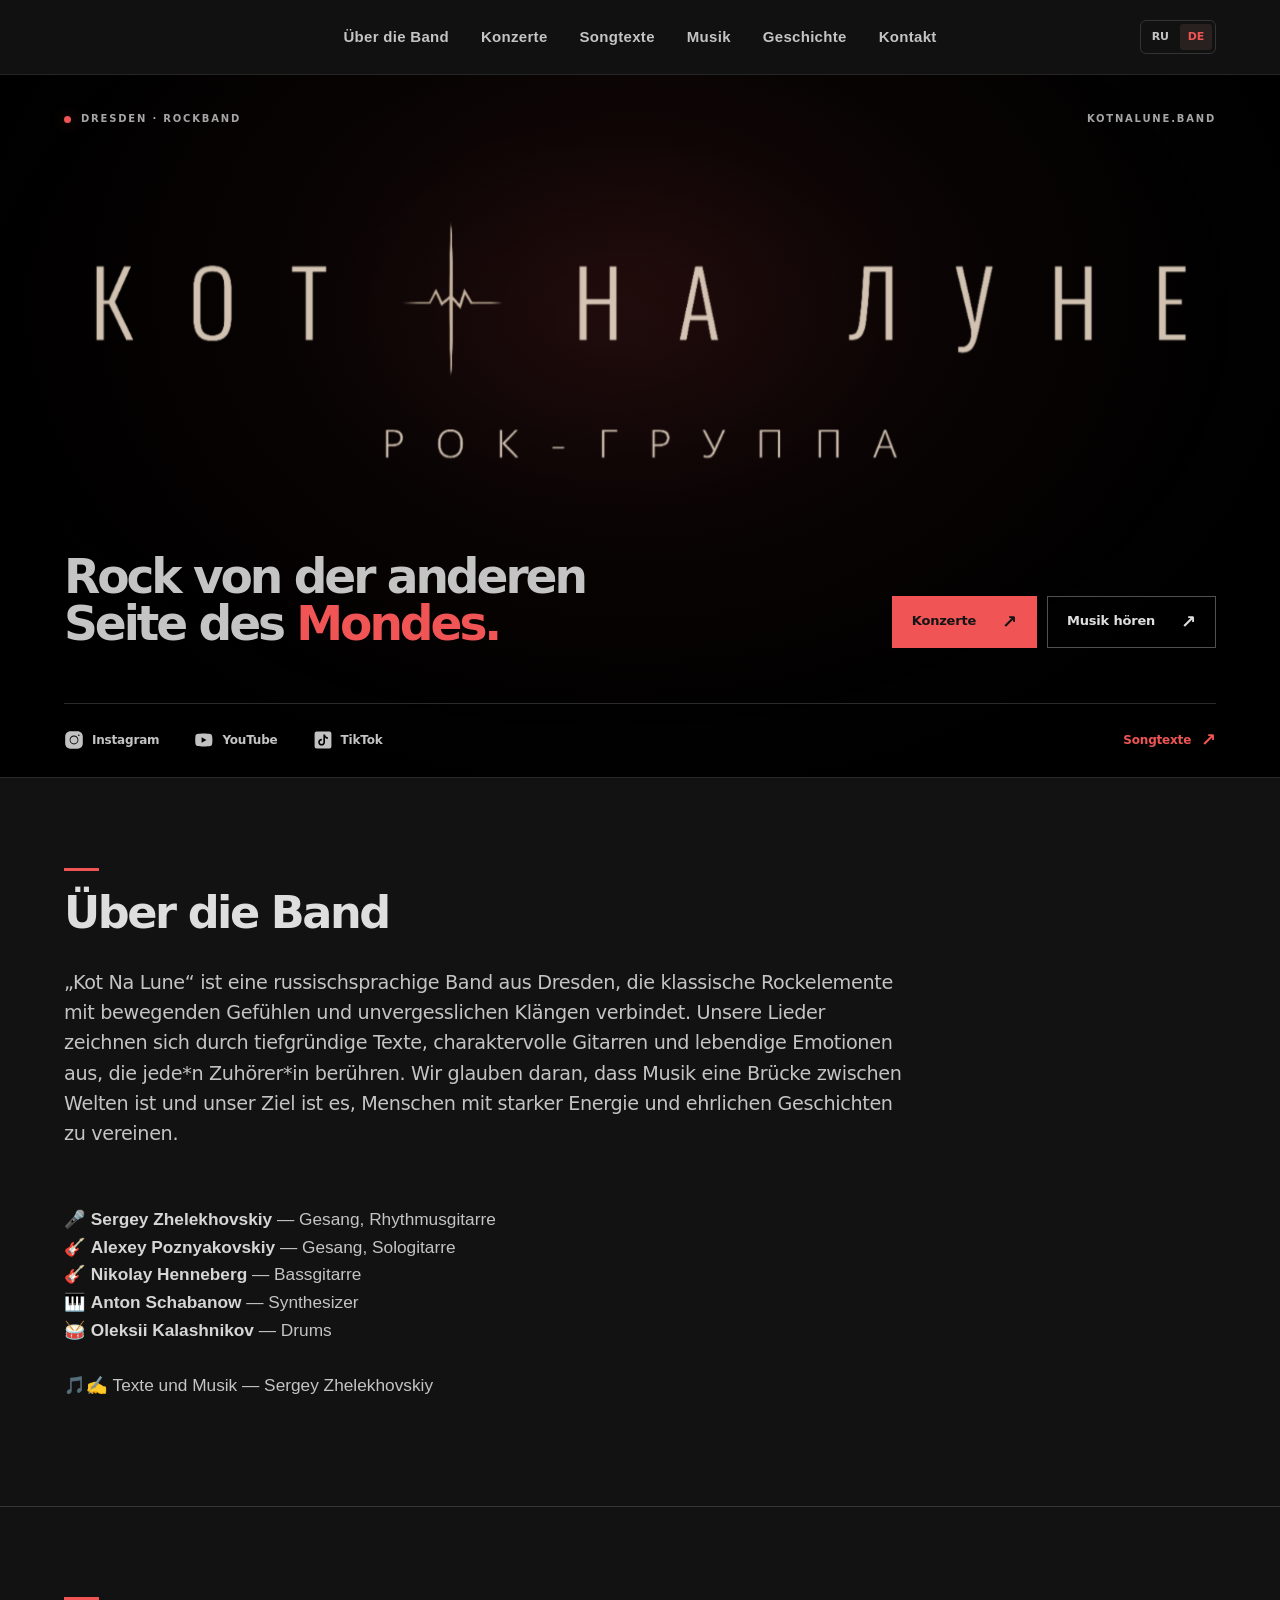
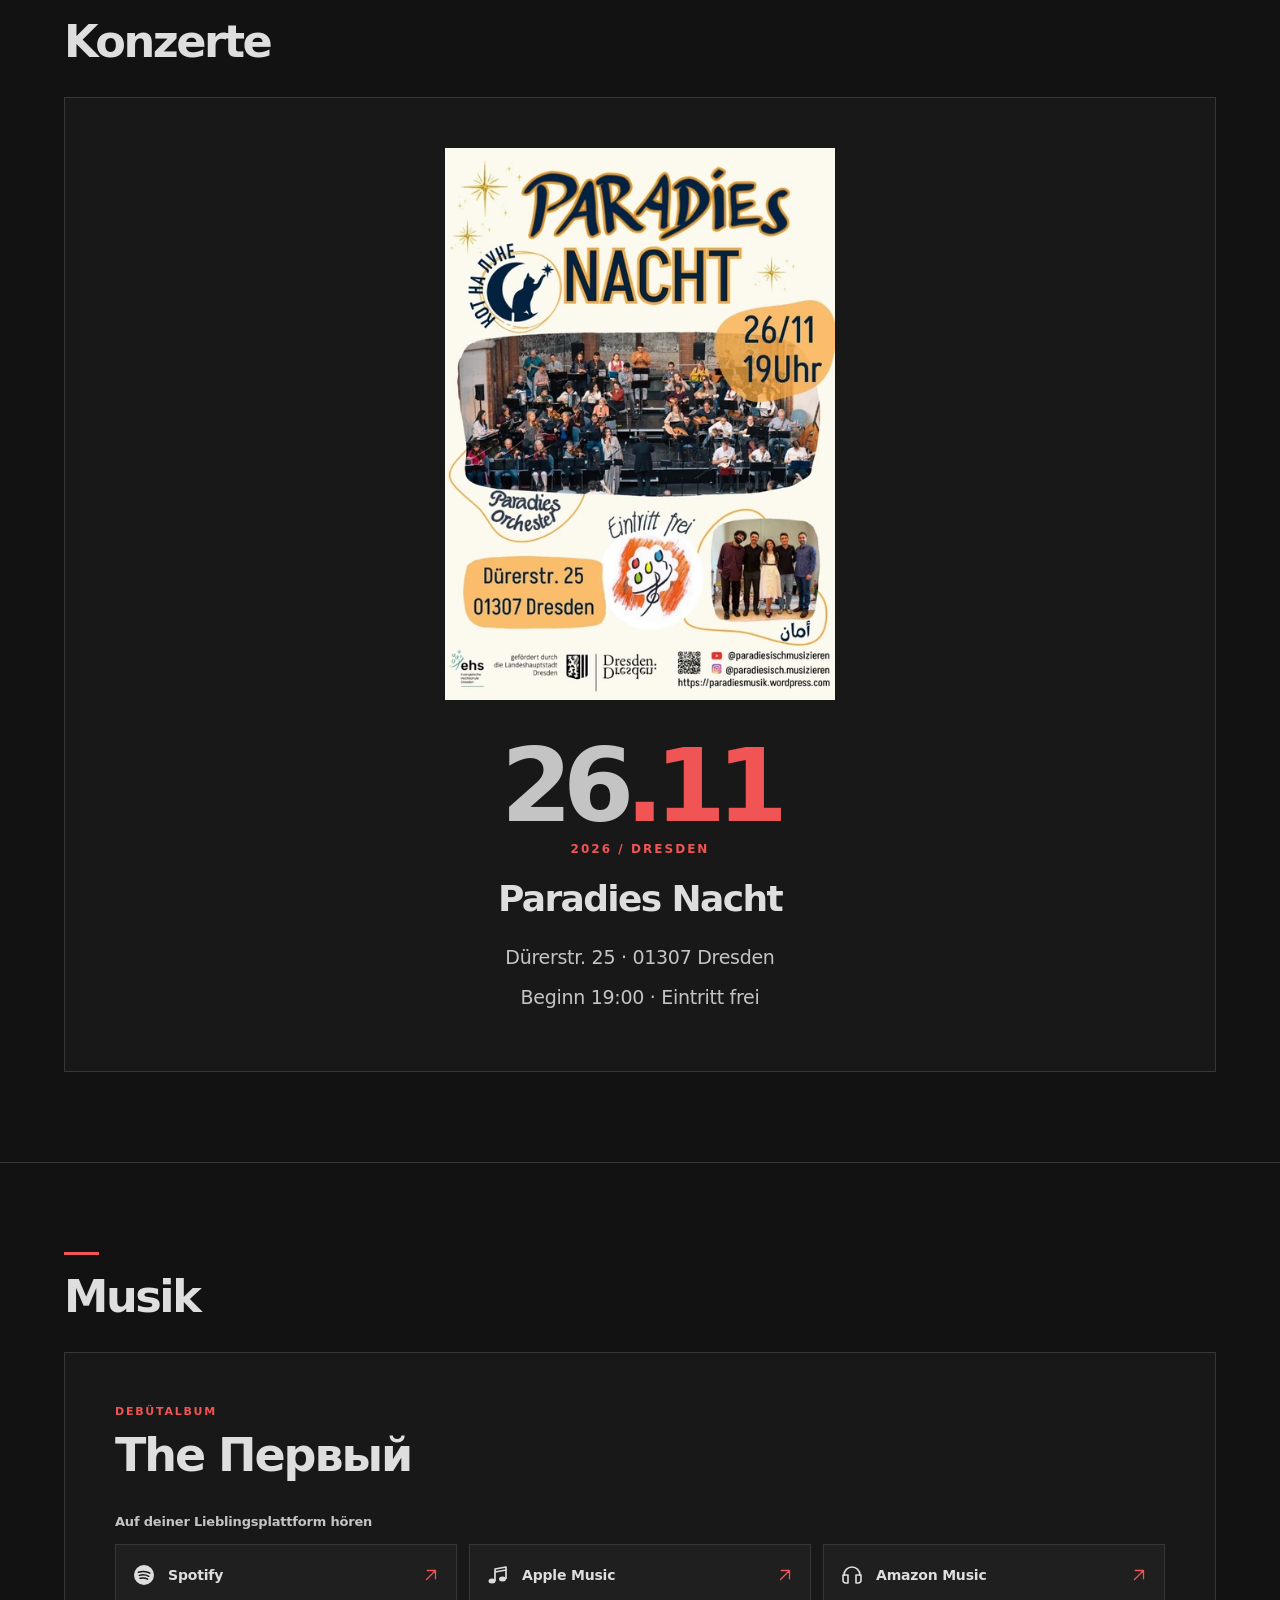
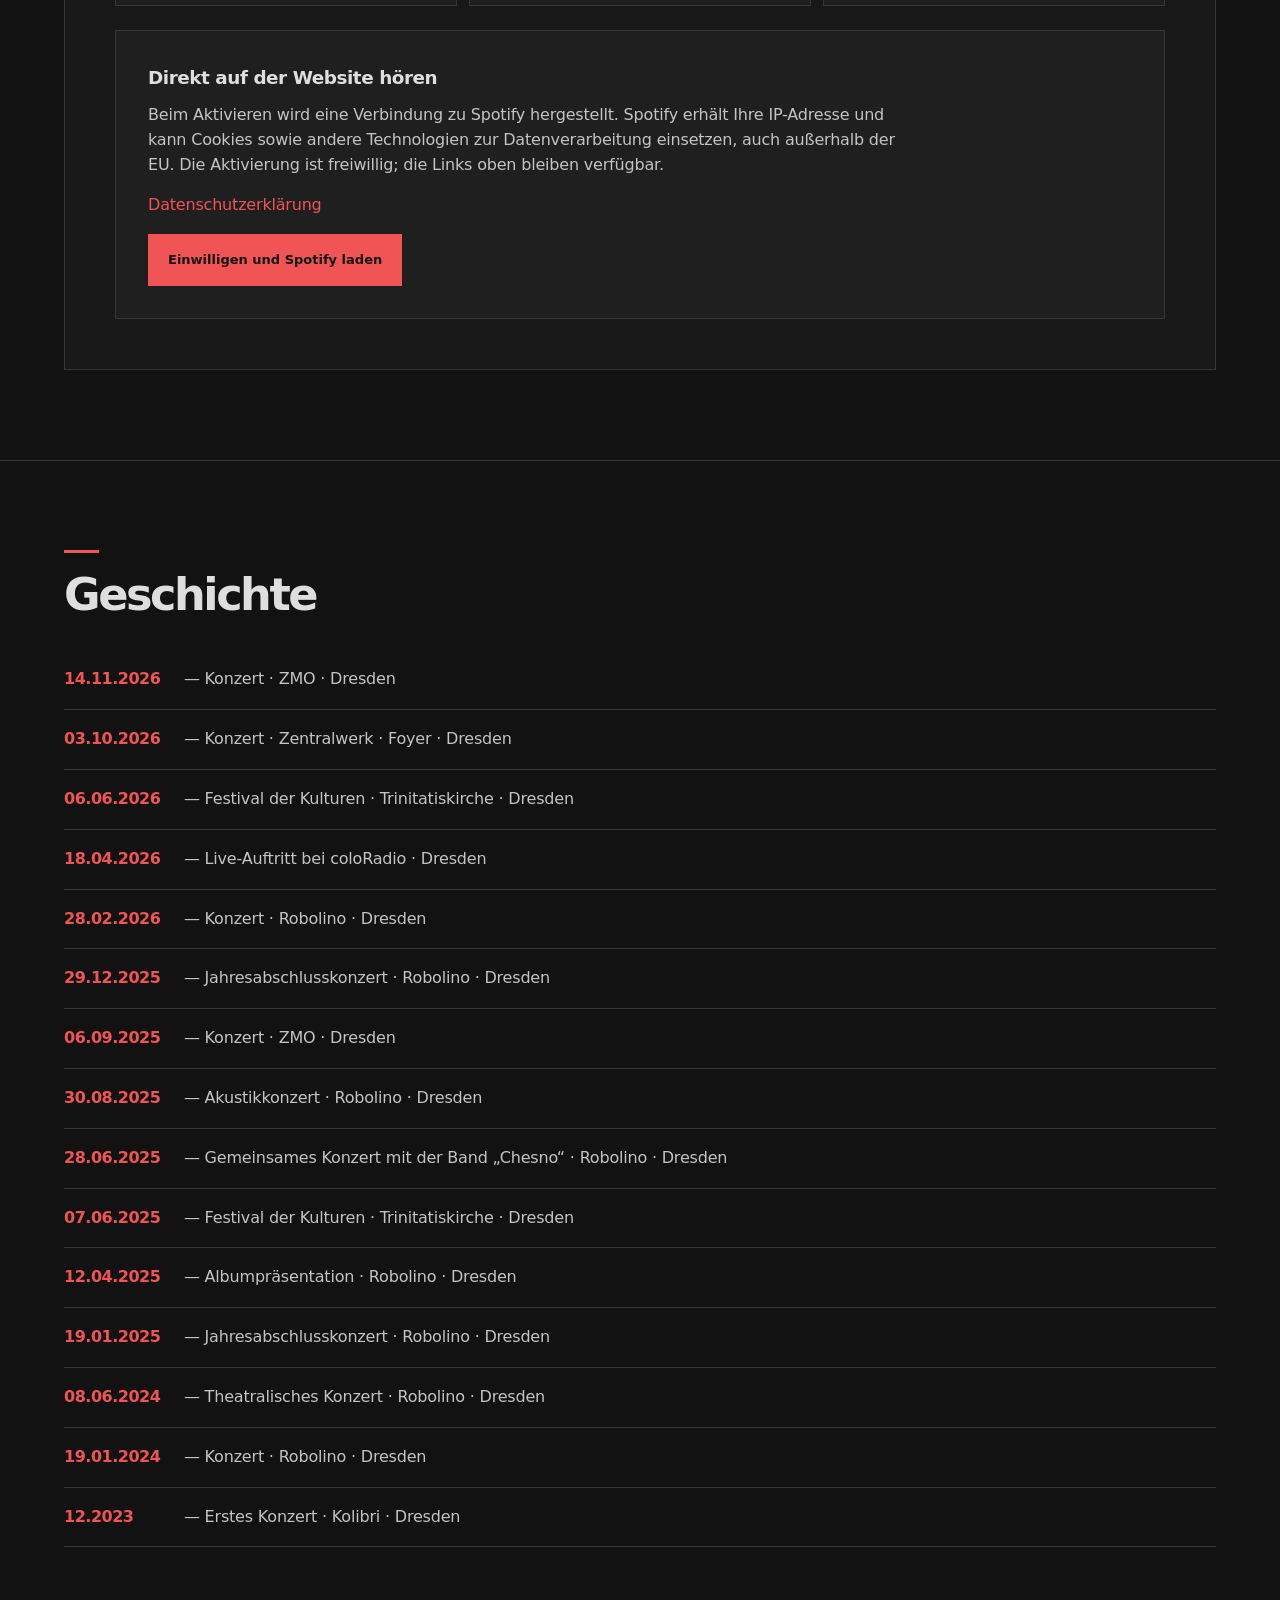
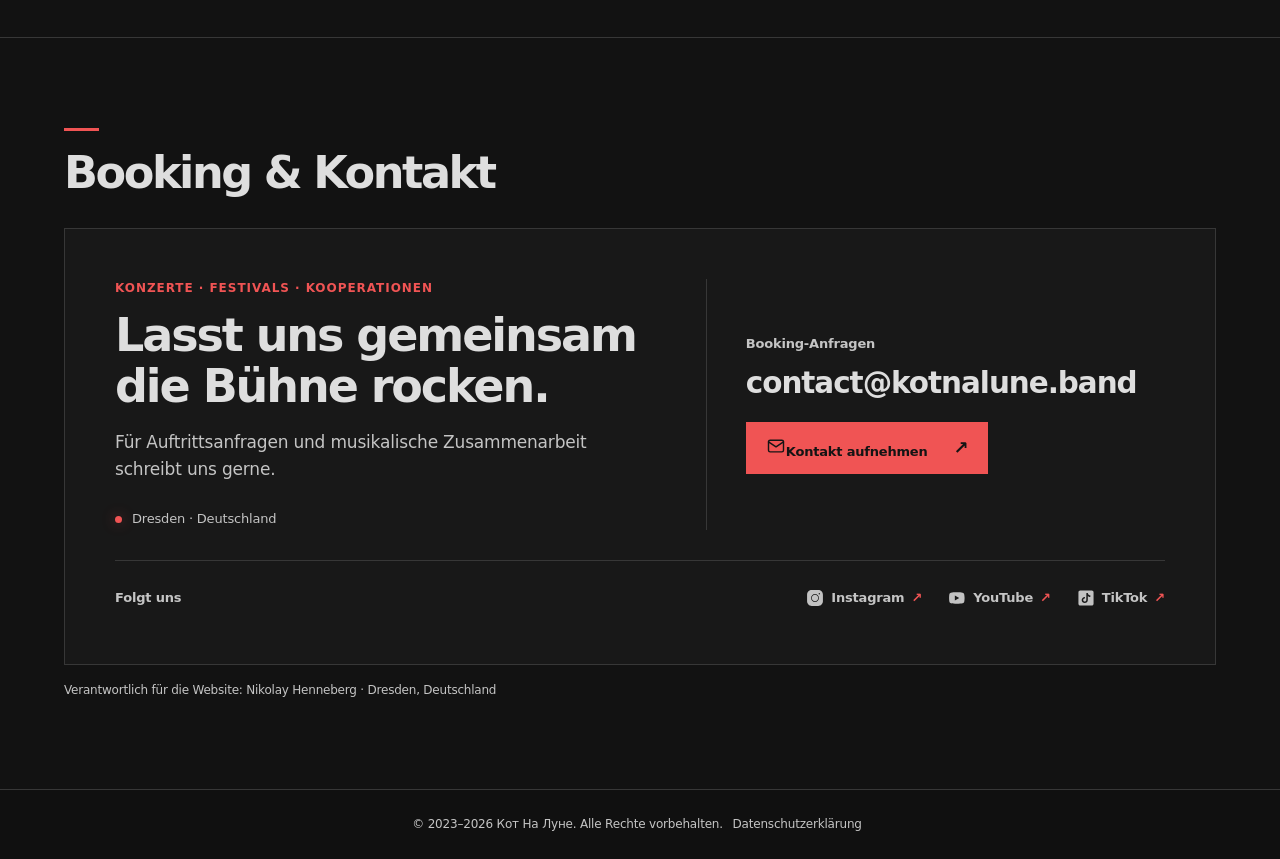
<file: index.html>
<!DOCTYPE html>
<html lang="de">
<head>
    <meta charset="UTF-8">
    <meta name="viewport" content="width=device-width, initial-scale=1.0">
    <title>Kot Na Lune | Rockband aus Dresden</title>
    <meta name="description" content="Kot Na Lune (Кот На Луне) ist eine russischsprachige Rockband aus Dresden. Entdecke unsere Musik, das Debütalbum „The Первый“, Konzerte und Songtexte mit deutschen Übersetzungen.">
    <meta name="theme-color" content="#121212">
    <meta name="author" content="Kot Na Lune">
    <link rel="canonical" href="https://kotnalune.band/">
    <link rel="alternate" href="https://kotnalune.band/" hreflang="de">
    <link rel="alternate" href="https://kotnalune.band/index_ru.html" hreflang="ru">
    <link rel="alternate" href="https://kotnalune.band/" hreflang="x-default">

    <meta property="og:type" content="website">
    <meta property="og:site_name" content="Kot Na Lune · Кот На Луне">
    <meta property="og:title" content="Kot Na Lune | Rockband aus Dresden">
    <meta property="og:description" content="Kot Na Lune (Кот На Луне) ist eine russischsprachige Rockband aus Dresden. Entdecke unsere Musik, das Debütalbum „The Первый“, Konzerte und Songtexte mit deutschen Übersetzungen.">
    <meta property="og:url" content="https://kotnalune.band/">
    <meta property="og:image" content="https://kotnalune.band/og-band.jpg">
    <meta property="og:image:type" content="image/jpeg">
    <meta property="og:image:width" content="1200">
    <meta property="og:image:height" content="630">
    <meta property="og:image:alt" content="Kot Na Lune – Rockband aus Dresden">
    <meta property="og:locale" content="de_DE">
    <meta property="og:locale:alternate" content="ru_RU">
    <meta name="twitter:card" content="summary_large_image">
    <meta name="twitter:title" content="Kot Na Lune | Rockband aus Dresden">
    <meta name="twitter:description" content="Kot Na Lune (Кот На Луне) ist eine russischsprachige Rockband aus Dresden. Entdecke unsere Musik, das Debütalbum „The Первый“, Konzerte und Songtexte mit deutschen Übersetzungen.">
    <meta name="twitter:image" content="https://kotnalune.band/og-band.jpg">
    <meta name="twitter:image:alt" content="Kot Na Lune – Rockband aus Dresden">

    <link rel="stylesheet" href="styles.css">
    <link rel="icon" href="favicon.ico" type="image/x-icon">
    <link rel="icon" href="favicon-96.png" type="image/png" sizes="96x96">
    <link rel="apple-touch-icon" href="apple-touch-icon.png" sizes="180x180">
    <script type="application/ld+json">
{
    "@context": "https://schema.org",
    "@type": "MusicGroup",
    "@id": "https://kotnalune.band/#band",
    "name": "Кот На Луне",
    "alternateName": "Kot Na Lune",
    "url": "https://kotnalune.band/",
    "description": "Russischsprachige Rockband aus Dresden.",
    "genre": "Rock",
    "image": "https://kotnalune.band/og-band.jpg",
    "logo": "https://kotnalune.band/hero-logo.png",
    "sameAs": [
        "https://www.instagram.com/kater_auf_dem_mond",
        "https://www.tiktok.com/@katze_auf_dem_mond",
        "https://music.apple.com/ua/artist/6813173253?l=ru",
        "https://music.amazon.com.br/artists/B0GWNFG8NX/"
    ],
    "album": {
        "@type": "MusicAlbum",
        "name": "The Первый",
        "url": "https://open.spotify.com/album/7p7KgotPfnINwCBviPJStS"
    }
}
    </script>
</head>

<body class="home-page">

<header class="site-header">

    <button class="menu-toggle" type="button" aria-expanded="false" aria-controls="main-nav"><span class="menu-symbol" aria-hidden="true"></span>Menü</button>
    <nav id="main-nav" aria-label="Hauptnavigation">
        <a href="#about" aria-label="Über die Band">Über die Band</a>
        <a href="#concert" aria-label="Konzerte">Konzerte</a>
        <a href="songtexte.html">Songtexte</a>
        <a href="#music" aria-label="Musik">Musik</a>
        <a href="#history">Geschichte</a>
        <a href="#contact" aria-label="Kontakt">Kontakt</a>
    </nav>

    <div class="language-switch">
        <a href="index_ru.html" class="lang">RU</a>
        <span class="divider">/</span>
        <a href="index.html" class="lang active" aria-current="page">DE</a>
    </div>

</header>
<script>
    const menuButton = document.querySelector('.menu-toggle');
    const siteHeader = document.querySelector('.site-header');
    siteHeader.classList.add('menu-ready');
    menuButton.addEventListener('click', () => {
        const open = menuButton.getAttribute('aria-expanded') !== 'true';
        menuButton.setAttribute('aria-expanded', String(open));
        siteHeader.classList.toggle('menu-open', open);
    });
    document.querySelectorAll('#main-nav a').forEach(link => link.addEventListener('click', () => {
        menuButton.setAttribute('aria-expanded', 'false');
        siteHeader.classList.remove('menu-open');
    }));
</script>


<!-- =========================
     HERO
     ========================= -->

<main id="main-content">
<section class="hero" aria-label="Kot Na Lune">
    <div class="hero-shell">
        <div class="hero-topline"><span class="hero-location"><span class="signal-dot" aria-hidden="true"></span>DRESDEN · ROCKBAND</span><span class="hero-edition">KOTNALUNE.BAND</span></div>
        <div class="hero-brand">
            <h1 class="sr-only">Кот На Луне · Kot Na Lune</h1>
            <img src="hero-logo.webp" alt="" width="2048" height="1250" fetchpriority="high">
        </div>
        <div class="hero-bottom">
            <p class="hero-tagline">Rock von der anderen<br>Seite des <span class="display-accent">Mondes.</span></p>
            <div class="hero-actions">
                <a class="hero-button hero-button-primary" href="#concert">Konzerte<span aria-hidden="true">↗</span></a>
                <a class="hero-button" href="#music">Musik hören<span aria-hidden="true">↗</span></a>
            </div>
        </div>
        <div class="hero-footerline">
            <div class="social-icons">

            <a href="https://www.instagram.com/kater_auf_dem_mond"
               target="_blank"
               rel="noopener noreferrer">

                <img src="instagram.svg"
                     alt=""
                     width="50"
                     height="50">

                <span>Instagram</span>

            </a>


            <a href="https://www.youtube.com/@Кот_На_Луне"
               target="_blank"
               rel="noopener noreferrer">

                <img src="youtube.svg"
                     alt=""
                     width="50"
                     height="50">

                <span>YouTube</span>

            </a>


            <a href="https://www.tiktok.com/@katze_auf_dem_mond"
               target="_blank"
               rel="noopener noreferrer">

                <img src="tiktok.svg"
                     alt=""
                     width="50"
                     height="50">

                <span>TikTok</span>

            </a>

        </div>
            <a class="hero-lyrics" href="songtexte.html">Songtexte<span aria-hidden="true">↗</span></a>
        </div>
    </div>
</section>

<div id="about" class="section">

    <h2>Über die Band</h2>

    <p>
        „Kot Na Lune“ ist eine russischsprachige Band aus Dresden,
        die klassische Rockelemente mit bewegenden Gefühlen und
        unvergesslichen Klängen verbindet.

        Unsere Lieder zeichnen sich durch tiefgründige Texte,
        charaktervolle Gitarren und lebendige Emotionen aus,
        die jede*n Zuhörer*in berühren.

        Wir glauben daran, dass Musik eine Brücke zwischen Welten ist
        und unser Ziel ist es, Menschen mit starker Energie
        und ehrlichen Geschichten zu vereinen.
    </p>


    <div class="members">

        <p style="line-height: 1.6em;">

            🎤 <strong>Sergey Zhelekhovskiy</strong> —
            Gesang, Rhythmusgitarre<br>

            🎸 <strong>Alexey Poznyakovskiy</strong> —
            Gesang, Sologitarre<br>

            🎸 <strong>Nikolay Henneberg</strong> —
            Bassgitarre<br>

            🎹 <strong>Anton Schabanow</strong> —
            Synthesizer<br>

            🥁 <strong>Oleksii Kalashnikov</strong> —
            Drums<br><br>

            🎵✍️
            <em>
                Texte und Musik — Sergey Zhelekhovskiy
            </em>

        </p>

    </div>

</div>


<!-- =========================
     KONZERTE
     ========================= -->

<div id="concert" class="section">

    <h2>Konzerte</h2>

    <div class="concert-featured">

        <a href="concert-2026-11-26.jpg"
           target="_blank"
           rel="noopener noreferrer"
           class="concert-poster-link">

            <img src="concert-2026-11-26-780.webp"
                 srcset="concert-2026-11-26-480.webp 480w, concert-2026-11-26-780.webp 780w"
                 sizes="(max-width: 480px) calc(100vw - 78px), 390px"
                 width="780" height="1103"
                 alt="Kot Na Lune — Paradies Nacht am 26. November 2026 in Dresden"
                 class="concert-poster" loading="lazy" decoding="async">

        </a>


        <div class="concert-info">

            <p class="concert-date"><time datetime="2026-11-26"><span class="date-main">26<span class="date-accent">.11</span></span> <span class="date-year">2026 / DRESDEN</span></time></p>

            <p>
                Paradies Nacht
            </p>

            <p class="concert-address">
                Dürerstr. 25 · 01307 Dresden
            </p>

            <p>
                Beginn 19:00 · Eintritt frei
            </p>

        </div>

    </div>

</div>


<!-- =========================
     MUSIK
     ========================= -->

<div id="music" class="section">
    <h2>Musik</h2>
    <div class="music-list">
        <div class="music-item">
            <div class="album-heading">
                <p class="album-kicker">Debütalbum</p>
                <h3>The Первый</h3>
            </div>
            <p class="platform-label">Auf deiner Lieblingsplattform hören</p>
            <div class="platform-grid" role="group" aria-label="Auf deiner Lieblingsplattform hören">
                <a class="platform-link" href="https://open.spotify.com/album/7p7KgotPfnINwCBviPJStS" target="_blank" rel="noopener noreferrer">
                    <svg class="platform-icon" viewBox="0 0 24 24" aria-hidden="true"><circle cx="12" cy="12" r="10" fill="currentColor"/><path d="M6.4 9.2c4.3-1.3 8.5-.9 11.5 1M7.3 12.4c3.6-1 6.8-.6 9.4.9M8.1 15.3c2.8-.7 5.4-.4 7.5.8" fill="none" stroke="#181818" stroke-width="1.5" stroke-linecap="round"/></svg>
                    <span class="platform-name">Spotify</span>
                    <svg class="platform-arrow" viewBox="0 0 24 24" fill="none" stroke="currentColor" stroke-width="1.7" stroke-linecap="round" stroke-linejoin="round" aria-hidden="true"><path d="M6 18 18 6M7 6h11v11"/></svg>
                </a>
                <a class="platform-link" href="https://music.apple.com/ua/artist/%D0%BA%D0%BE%D1%82-%D0%BD%D0%B0-%D0%BB%D1%83%D0%BD%D0%B5/6813173253?l=ru" target="_blank" rel="noopener noreferrer">
                    <svg class="platform-icon" viewBox="0 0 24 24" aria-hidden="true"><path d="M9 18V6l11-2v12M9 9l11-2" stroke="currentColor" stroke-width="1.7" fill="none" stroke-linejoin="round"/><ellipse cx="6" cy="18" rx="3.5" ry="2.5" fill="currentColor"/><ellipse cx="16.5" cy="16" rx="3.5" ry="2.5" fill="currentColor"/></svg>
                    <span class="platform-name">Apple Music</span>
                    <svg class="platform-arrow" viewBox="0 0 24 24" fill="none" stroke="currentColor" stroke-width="1.7" stroke-linecap="round" stroke-linejoin="round" aria-hidden="true"><path d="M6 18 18 6M7 6h11v11"/></svg>
                </a>
                <a class="platform-link" href="https://music.amazon.com.br/artists/B0GWNFG8NX/" target="_blank" rel="noopener noreferrer">
                    <svg class="platform-icon" viewBox="0 0 24 24" aria-hidden="true"><path d="M4 13v-1a8 8 0 0 1 16 0v1M4 12H3v5a3 3 0 0 0 3 3h2v-8H4Zm16 0h1v5a3 3 0 0 1-3 3h-2v-8h4Z" fill="none" stroke="currentColor" stroke-width="1.6" stroke-linejoin="round"/></svg>
                    <span class="platform-name">Amazon Music</span>
                    <svg class="platform-arrow" viewBox="0 0 24 24" fill="none" stroke="currentColor" stroke-width="1.7" stroke-linecap="round" stroke-linejoin="round" aria-hidden="true"><path d="M6 18 18 6M7 6h11v11"/></svg>
                </a>
            </div>
            <div class="spotify-consent" data-spotify-player data-title="Spotify-Player des Albums The Первый">
                <div class="spotify-notice">
                    <h4>Direkt auf der Website hören</h4>
                    <p>Beim Aktivieren wird eine Verbindung zu Spotify hergestellt. Spotify erhält Ihre IP-Adresse und kann Cookies sowie andere Technologien zur Datenverarbeitung einsetzen, auch außerhalb der EU. Die Aktivierung ist freiwillig; die Links oben bleiben verfügbar.</p>
                    <p><a href="privacy_de.html#spotify">Datenschutzerklärung</a></p>
                </div>
                <button type="button" class="hero-button hero-button-primary spotify-enable">Einwilligen und Spotify laden</button>
                <div class="spotify-frame" hidden></div>
                <button type="button" class="hero-button spotify-disable" hidden>Spotify deaktivieren und Einwilligung widerrufen</button>
            </div>
            <script src="spotify-consent.js" defer></script>

        </div>

    </div>

</div>


<!-- =========================
     GESCHICHTE
     ========================= -->

<div id="history" class="section">

    <h2>Geschichte</h2>

    <ul class="history-list">

        <li><strong>14.11.2026</strong> — Konzert · ZMO · Dresden</li>

        <li>
            <strong>03.10.2026</strong>
            — Konzert · Zentralwerk · Foyer · Dresden
        </li>

        <li>
            <strong>06.06.2026</strong>
            — Festival der Kulturen · Trinitatiskirche · Dresden
        </li>

        <li><strong>18.04.2026</strong> — Live-Auftritt bei coloRadio · Dresden</li>

        <li>
            <strong>28.02.2026</strong>
            — Konzert · Robolino · Dresden
        </li>

        <li>
            <strong>29.12.2025</strong>
            — Jahresabschlusskonzert · Robolino · Dresden
        </li>

        <li>
            <strong>06.09.2025</strong>
            — Konzert · ZMO · Dresden
        </li>

        <li>
            <strong>30.08.2025</strong>
            — Akustikkonzert · Robolino · Dresden
        </li>

        <li>
            <strong>28.06.2025</strong>
            — Gemeinsames Konzert mit der Band „Chesno“ · Robolino · Dresden
        </li>

        <li>
            <strong>07.06.2025</strong>
            — Festival der Kulturen · Trinitatiskirche · Dresden
        </li>

        <li>
            <strong>12.04.2025</strong>
            — Albumpräsentation · Robolino · Dresden
        </li>

        <li>
            <strong>19.01.2025</strong>
            — Jahresabschlusskonzert · Robolino · Dresden
        </li>

        <li>
            <strong>08.06.2024</strong>
            — Theatralisches Konzert · Robolino · Dresden
        </li>

        <li>
            <strong>19.01.2024</strong>
            — Konzert · Robolino · Dresden
        </li>

        <li>
            <strong>12.2023</strong>
            — Erstes Konzert · Kolibri · Dresden
        </li>

    </ul>

</div>


<!-- =========================
     KONTAKT
     ========================= -->

<div id="contact" class="section">
    <h2>Booking &amp; Kontakt</h2>
    <div class="booking-panel">
        <div class="booking-intro">
            <p class="booking-kicker">Konzerte · Festivals · Kooperationen</p>
            <h3>Lasst uns gemeinsam die Bühne rocken.</h3>
            <p class="booking-description">Für Auftrittsanfragen und musikalische Zusammenarbeit schreibt uns gerne.</p>
            <p class="booking-location"><span class="signal-dot" aria-hidden="true"></span>Dresden · Deutschland</p>
        </div>
        <div class="booking-contact">
            <p class="booking-label">Booking-Anfragen</p>
            <a class="booking-email" href="mailto:contact@kotnalune.band">contact@kotnalune.band</a>
            <a class="hero-button hero-button-primary booking-cta" href="mailto:contact@kotnalune.band">
                <span class="booking-cta-text"><svg aria-hidden="true" width="20" height="20" viewBox="0 0 24 24" fill="none" stroke="currentColor" stroke-width="1.7" stroke-linecap="round" stroke-linejoin="round"><rect x="3" y="5" width="18" height="14" rx="2"/><path d="m3 7 9 6 9-6"/></svg>Kontakt aufnehmen</span><span aria-hidden="true">↗</span>
            </a>
        </div>
        <div class="booking-social">
            <p class="booking-label">Folgt uns</p>
            <div class="booking-social-links">
                <a href="https://www.instagram.com/kater_auf_dem_mond" target="_blank" rel="noopener noreferrer"><img src="instagram.svg" alt="" width="20" height="20" loading="lazy">Instagram<span aria-hidden="true">↗</span></a>
                <a href="https://www.youtube.com/@Кот_На_Луне" target="_blank" rel="noopener noreferrer"><img src="youtube.svg" alt="" width="20" height="20" loading="lazy">YouTube<span aria-hidden="true">↗</span></a>
                <a href="https://www.tiktok.com/@katze_auf_dem_mond" target="_blank" rel="noopener noreferrer"><img src="tiktok.svg" alt="" width="20" height="20" loading="lazy">TikTok<span aria-hidden="true">↗</span></a>
            </div>
        </div>
    </div>
    <p class="booking-responsible">Verantwortlich für die Website: Nikolay Henneberg · Dresden, Deutschland</p>
</div>


<!-- =========================
     FOOTER
     ========================= -->

</main>
<footer>

    &copy; 2023–2026 Кот На Луне.
    Alle Rechte vorbehalten.

    <a href="privacy_de.html"
       class="privacy-policy-link">
        Datenschutzerklärung
    </a>
</footer>

</body>
</html>
</file>
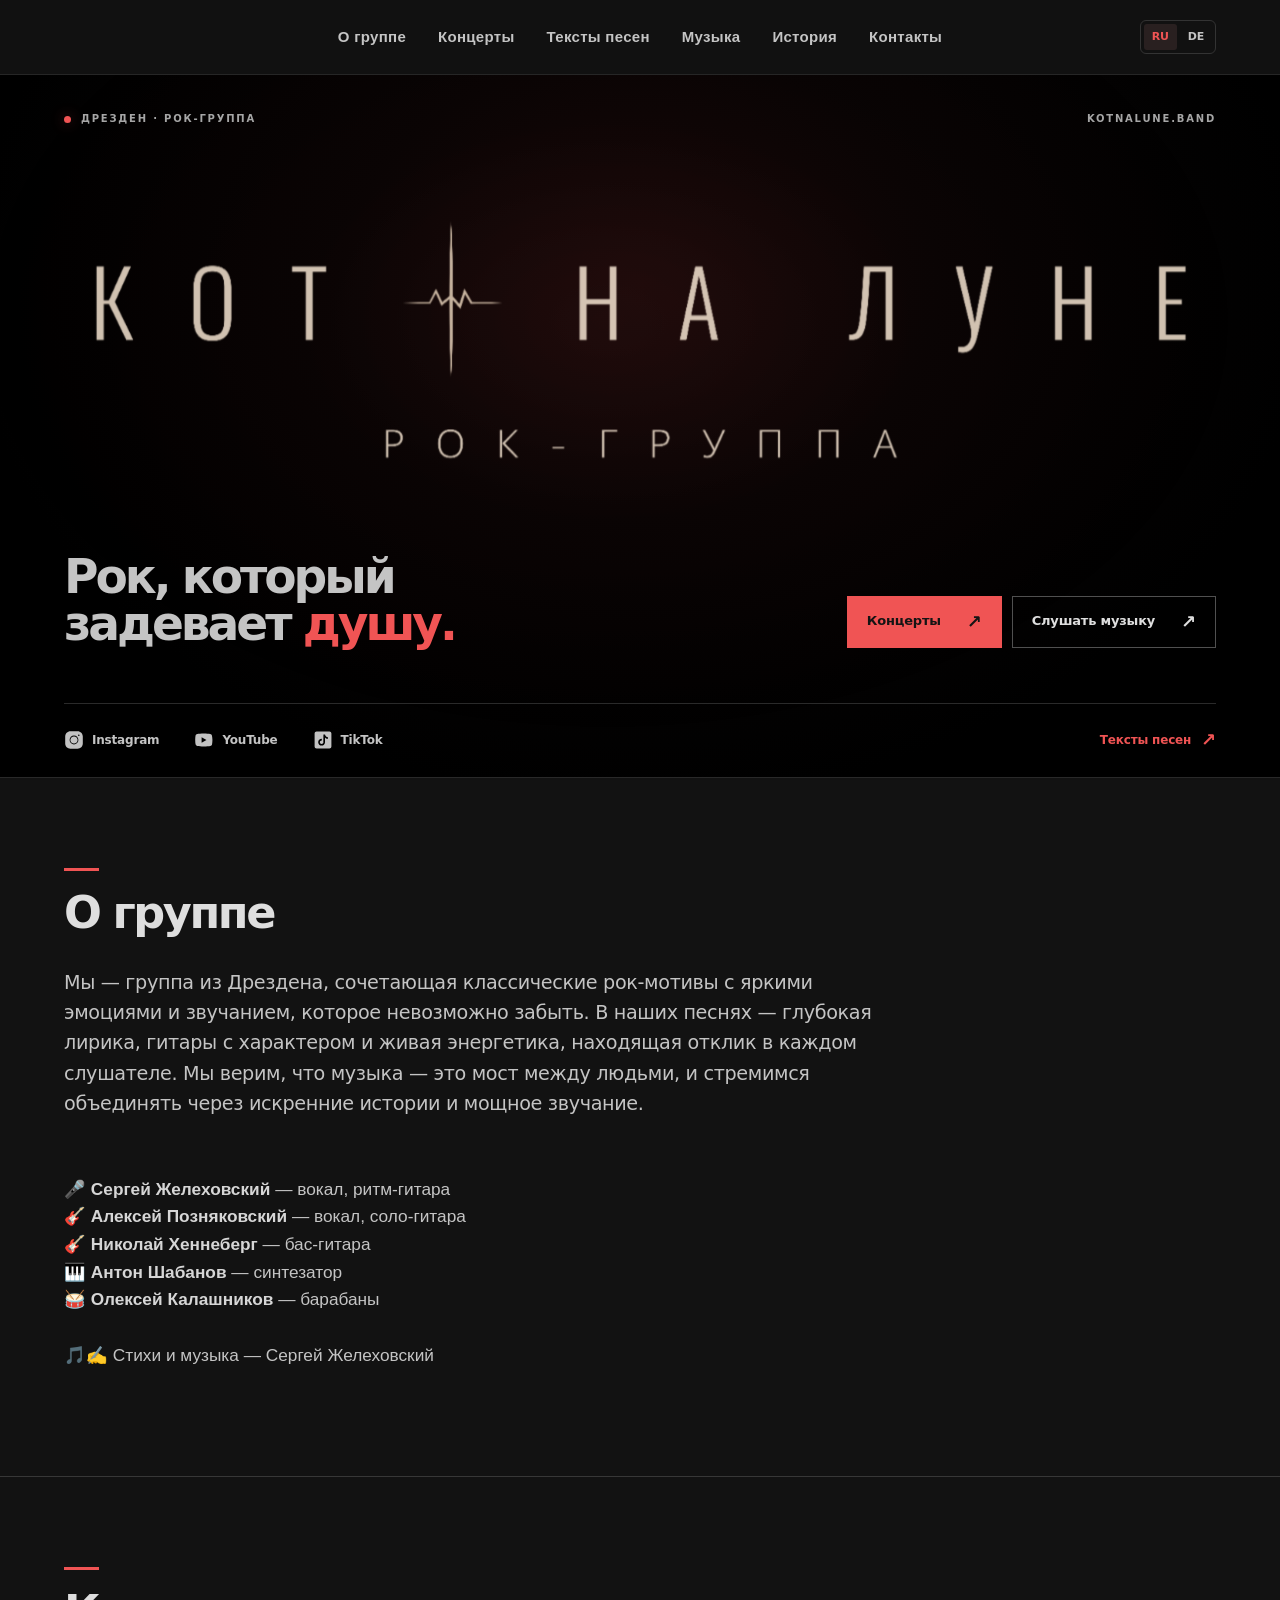
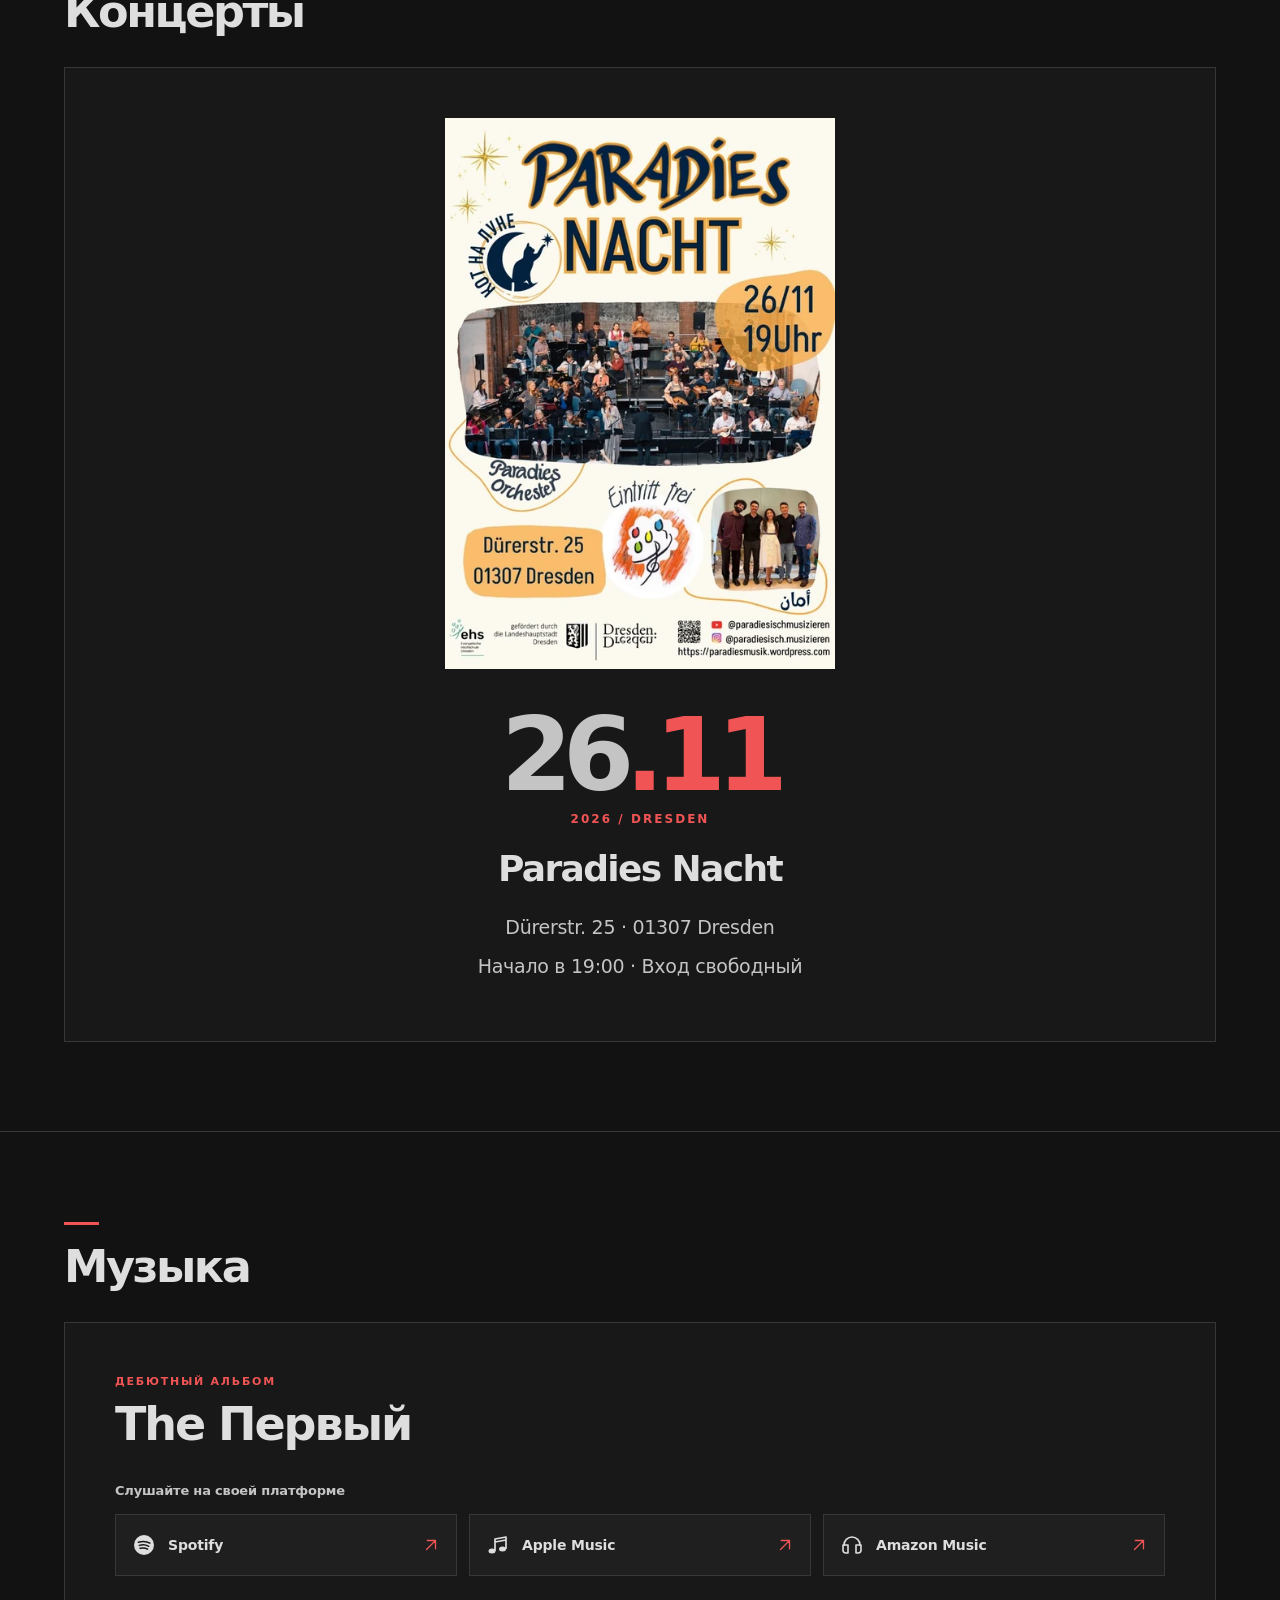
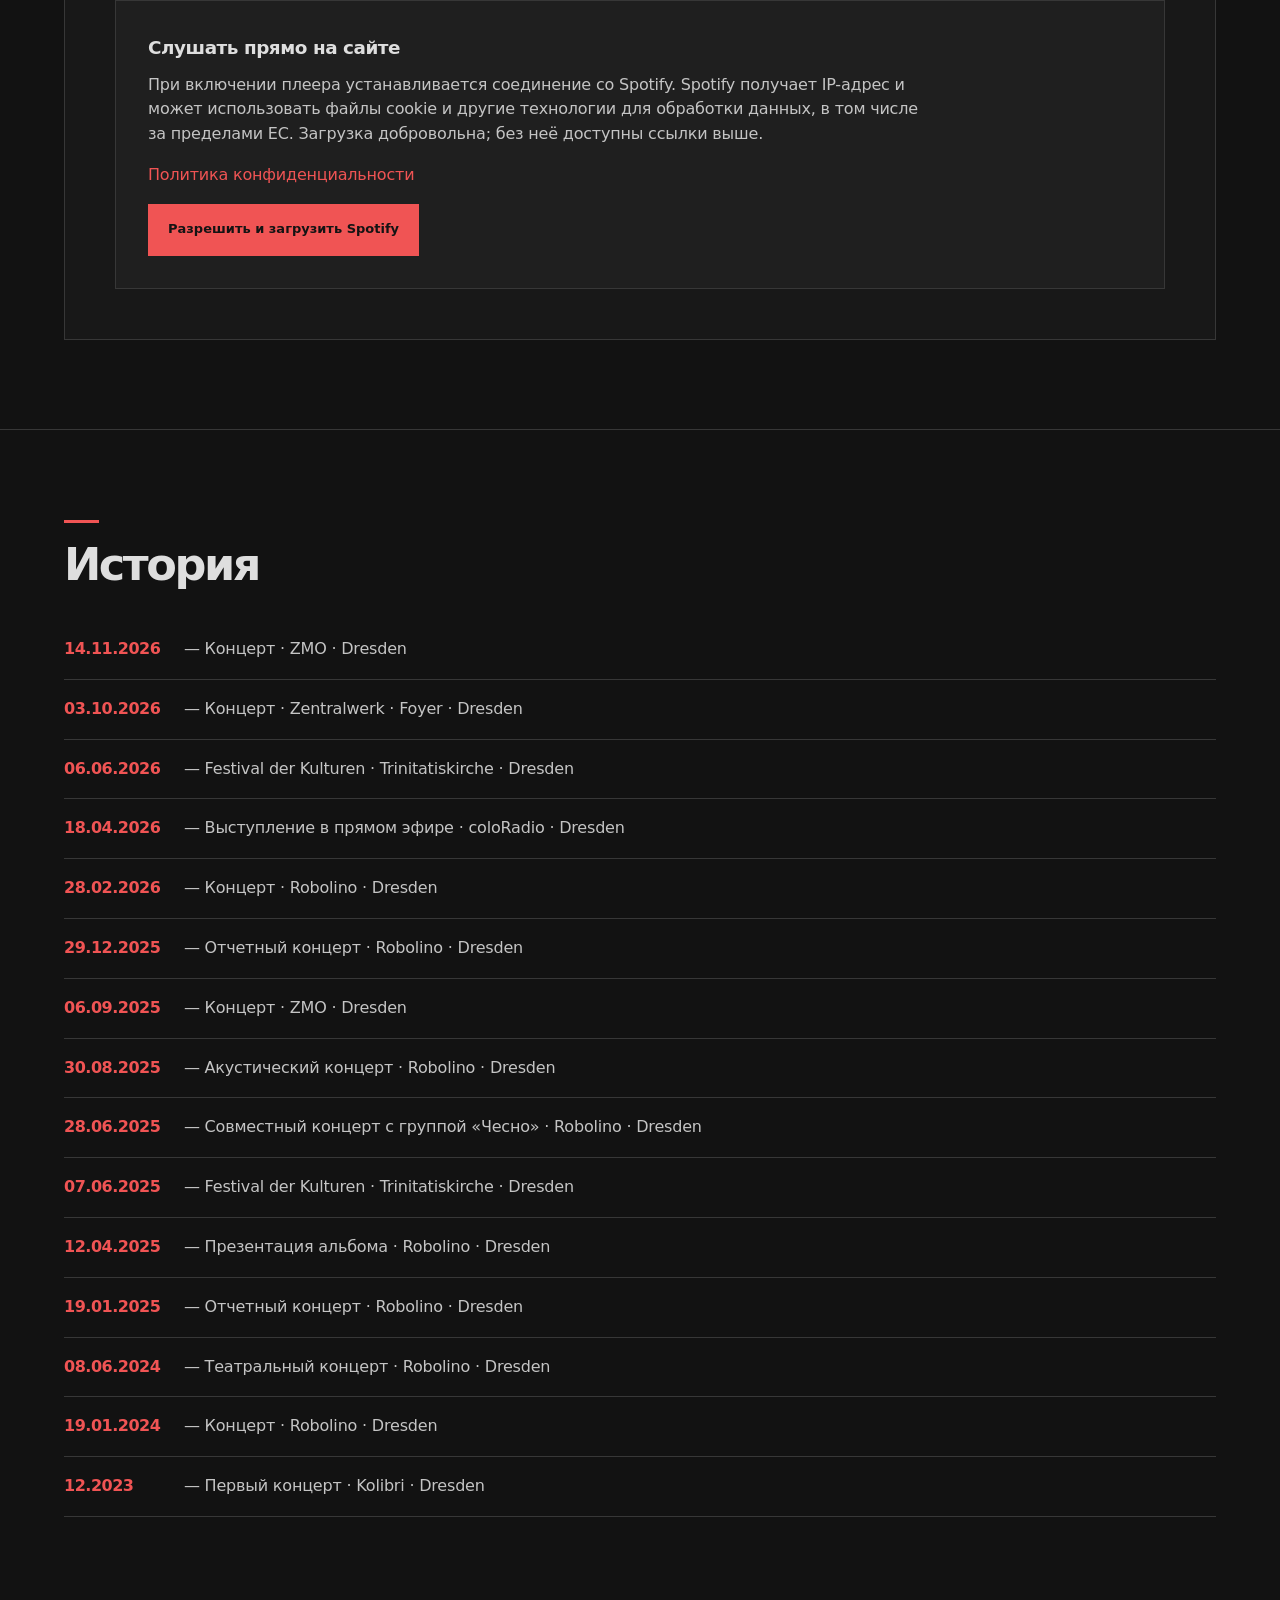
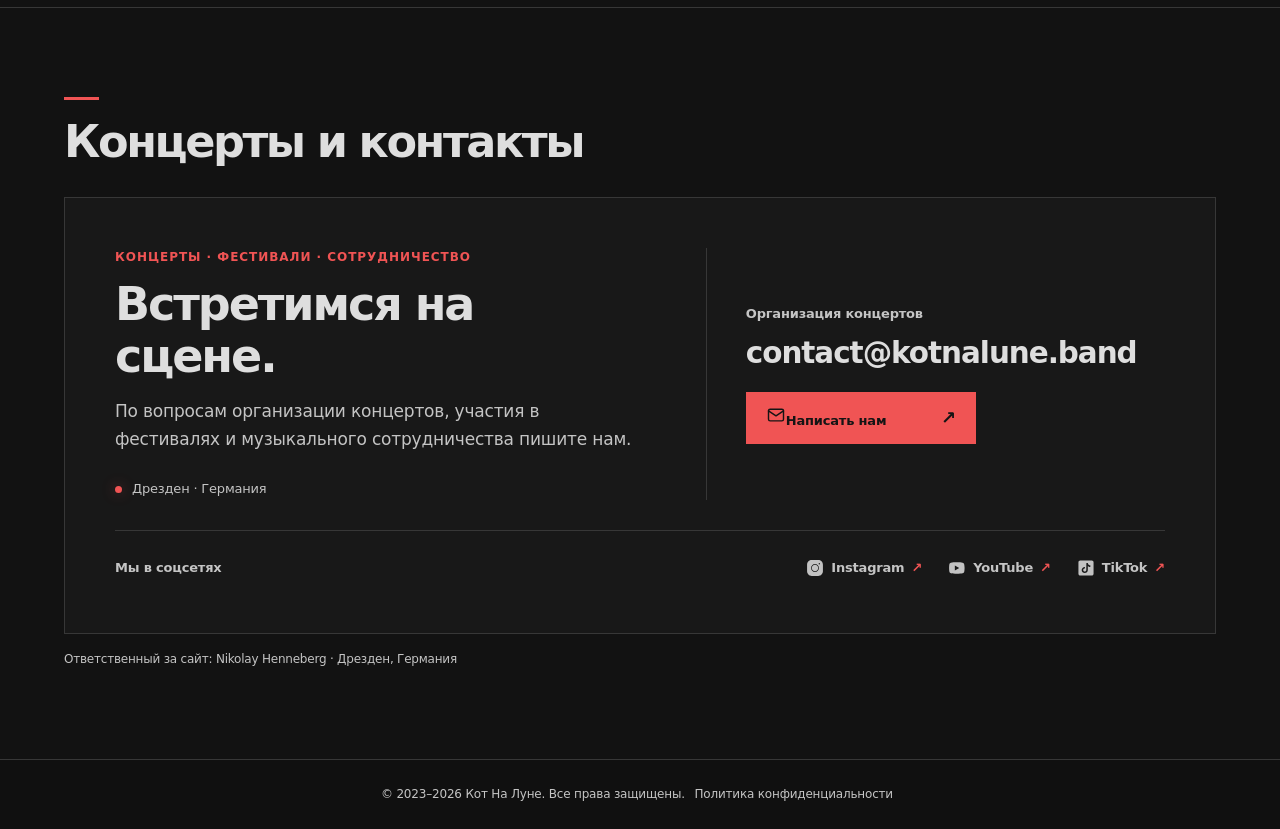
<file: index_ru.html>
<!DOCTYPE html>
<html lang="ru">
<head>
    <meta charset="UTF-8">
    <meta name="viewport" content="width=device-width, initial-scale=1.0">
    <title>Кот На Луне | Рок-группа из Дрездена</title>
    <meta name="description" content="Кот На Луне (Kot Na Lune) — русскоязычная рок-группа из Дрездена. Авторская музыка, дебютный альбом «The Первый», концерты и тексты песен с немецкими переводами.">
    <meta name="theme-color" content="#121212">
    <meta name="author" content="Kot Na Lune">
    <link rel="canonical" href="https://kotnalune.band/index_ru.html">
    <link rel="alternate" href="https://kotnalune.band/" hreflang="de">
    <link rel="alternate" href="https://kotnalune.band/index_ru.html" hreflang="ru">
    <link rel="alternate" href="https://kotnalune.band/" hreflang="x-default">

    <meta property="og:type" content="website">
    <meta property="og:site_name" content="Kot Na Lune · Кот На Луне">
    <meta property="og:title" content="Кот На Луне | Рок-группа из Дрездена">
    <meta property="og:description" content="Кот На Луне (Kot Na Lune) — русскоязычная рок-группа из Дрездена. Авторская музыка, дебютный альбом «The Первый», концерты и тексты песен с немецкими переводами.">
    <meta property="og:url" content="https://kotnalune.band/index_ru.html">
    <meta property="og:image" content="https://kotnalune.band/og-band.jpg">
    <meta property="og:image:type" content="image/jpeg">
    <meta property="og:image:width" content="1200">
    <meta property="og:image:height" content="630">
    <meta property="og:image:alt" content="Кот На Луне — рок-группа из Дрездена">
    <meta property="og:locale" content="ru_RU">
    <meta property="og:locale:alternate" content="de_DE">
    <meta name="twitter:card" content="summary_large_image">
    <meta name="twitter:title" content="Кот На Луне | Рок-группа из Дрездена">
    <meta name="twitter:description" content="Кот На Луне (Kot Na Lune) — русскоязычная рок-группа из Дрездена. Авторская музыка, дебютный альбом «The Первый», концерты и тексты песен с немецкими переводами.">
    <meta name="twitter:image" content="https://kotnalune.band/og-band.jpg">
    <meta name="twitter:image:alt" content="Кот На Луне — рок-группа из Дрездена">

    <link rel="stylesheet" href="styles.css">
    <link rel="icon" href="favicon.ico" type="image/x-icon">
    <link rel="icon" href="favicon-96.png" type="image/png" sizes="96x96">
    <link rel="apple-touch-icon" href="apple-touch-icon.png" sizes="180x180">
    <script type="application/ld+json">
{
    "@context": "https://schema.org",
    "@type": "MusicGroup",
    "@id": "https://kotnalune.band/#band",
    "name": "Кот На Луне",
    "alternateName": "Kot Na Lune",
    "url": "https://kotnalune.band/",
    "description": "Русскоязычная рок-группа из Дрездена.",
    "genre": "Rock",
    "image": "https://kotnalune.band/og-band.jpg",
    "logo": "https://kotnalune.band/hero-logo.png",
    "sameAs": [
        "https://www.instagram.com/kater_auf_dem_mond",
        "https://www.tiktok.com/@katze_auf_dem_mond",
        "https://music.apple.com/ua/artist/6813173253?l=ru",
        "https://music.amazon.com.br/artists/B0GWNFG8NX/"
    ],
    "album": {
        "@type": "MusicAlbum",
        "name": "The Первый",
        "url": "https://open.spotify.com/album/7p7KgotPfnINwCBviPJStS"
    }
}
    </script>
</head>
<body class="home-page">
<header class="site-header">
    <button class="menu-toggle" type="button" aria-expanded="false" aria-controls="main-nav"><span class="menu-symbol" aria-hidden="true"></span>Меню</button>
    <nav id="main-nav" aria-label="Главное меню">
        <a href="#about" aria-label="О группе">О группе</a>
        <a href="#concert" aria-label="Концерты">Концерты</a>
        <a href="songtexte.html">Тексты песен</a>
        <a href="#music" aria-label="Музыка">Музыка</a>
        <a href="#history">История</a>
        <a href="#contact" aria-label="Контакты">Контакты</a>
    </nav>
    <div class="language-switch">
        <a href="index_ru.html" class="lang active" aria-current="page">RU</a>
        <span class="divider">/</span>
        <a href="index.html" class="lang">DE</a>
    </div>

</header>
<script>
    const menuButton = document.querySelector('.menu-toggle');
    const siteHeader = document.querySelector('.site-header');
    siteHeader.classList.add('menu-ready');
    menuButton.addEventListener('click', () => {
        const open = menuButton.getAttribute('aria-expanded') !== 'true';
        menuButton.setAttribute('aria-expanded', String(open));
        siteHeader.classList.toggle('menu-open', open);
    });
    document.querySelectorAll('#main-nav a').forEach(link => link.addEventListener('click', () => {
        menuButton.setAttribute('aria-expanded', 'false');
        siteHeader.classList.remove('menu-open');
    }));
</script>

<main id="main-content">
<section class="hero" aria-label="Kot Na Lune">
    <div class="hero-shell">
        <div class="hero-topline"><span class="hero-location"><span class="signal-dot" aria-hidden="true"></span>ДРЕЗДЕН · РОК-ГРУППА</span><span class="hero-edition">KOTNALUNE.BAND</span></div>
        <div class="hero-brand">
            <h1 class="sr-only">Кот На Луне · Kot Na Lune</h1>
            <img src="hero-logo.webp" alt="" width="2048" height="1250" fetchpriority="high">
        </div>
        <div class="hero-bottom">
            <p class="hero-tagline">Рок, который<br>задевает <span class="display-accent">душу.</span></p>
            <div class="hero-actions">
                <a class="hero-button hero-button-primary" href="#concert">Концерты<span aria-hidden="true">↗</span></a>
                <a class="hero-button" href="#music">Слушать музыку<span aria-hidden="true">↗</span></a>
            </div>
        </div>
        <div class="hero-footerline">
            <div class="social-icons">
            <a href="https://www.instagram.com/kater_auf_dem_mond" target="_blank" rel="noopener noreferrer">
                <img src="instagram.svg" alt="" width="50" height="50">
                <span>Instagram</span>
            </a>
            <a href="https://www.youtube.com/@Кот_На_Луне" target="_blank" rel="noopener noreferrer">
                <img src="youtube.svg" alt="" width="50" height="50">
                <span>YouTube</span>
            </a>
            <a href="https://www.tiktok.com/@katze_auf_dem_mond" target="_blank" rel="noopener noreferrer">
                <img src="tiktok.svg" alt="" width="50" height="50">
                <span>TikTok</span>
            </a>
        </div>
            <a class="hero-lyrics" href="songtexte.html">Тексты песен<span aria-hidden="true">↗</span></a>
        </div>
    </div>
</section>

<div id="about" class="section">
    <h2>О группе</h2>
    <p>
        Мы — группа из Дрездена, сочетающая классические рок-мотивы с яркими эмоциями и звучанием, которое невозможно
        забыть. В наших песнях — глубокая лирика, гитары с характером и живая энергетика, находящая отклик в каждом
        слушателе. Мы верим, что музыка — это мост между людьми,
        и стремимся объединять через искренние истории и мощное звучание.
    </p>

    <div class="members">
        <p style="line-height: 1.6em;">
            🎤 <strong>Сергей Желеховский</strong> — вокал, ритм-гитара<br>
            🎸 <strong>Алексей Позняковский</strong> — вокал, соло-гитара<br>
            🎸 <strong>Николай Хеннеберг</strong> — бас-гитара<br>
            🎹 <strong>Антон Шабанов</strong> — синтезатор<br>
            🥁 <strong>Олексей Калашников</strong> — барабаны<br><br>
            🎵✍️ <em>Стихи и музыка — Сергей Желеховский</em>
        </p>
    </div>
</div>

<div id="concert" class="section">
    <h2>Концерты</h2>

    <div class="concert-featured">
        <a href="concert-2026-11-26.jpg"
           target="_blank"
           rel="noopener noreferrer"
           class="concert-poster-link">
            <img src="concert-2026-11-26-780.webp"
                 srcset="concert-2026-11-26-480.webp 480w, concert-2026-11-26-780.webp 780w"
                 sizes="(max-width: 480px) calc(100vw - 78px), 390px"
                 width="780" height="1103"
                 alt="Кот На Луне — Paradies Nacht, 26 ноября 2026 в Дрездене"
                 class="concert-poster" loading="lazy" decoding="async">
        </a>

        <div class="concert-info">
            <p class="concert-date"><time datetime="2026-11-26"><span class="date-main">26<span class="date-accent">.11</span></span> <span class="date-year">2026 / DRESDEN</span></time></p>

            <p>Paradies Nacht</p>

            <p class="concert-address">
                Dürerstr. 25 · 01307 Dresden
            </p>

            <p>Начало в 19:00 · Вход свободный</p>
        </div>
    </div>
</div>

<div id="music" class="section">
    <h2>Музыка</h2>
    <div class="music-list">
        <div class="music-item">
            <div class="album-heading">
                <p class="album-kicker">Дебютный альбом</p>
                <h3>The Первый</h3>
            </div>
            <p class="platform-label">Слушайте на своей платформе</p>
            <div class="platform-grid" role="group" aria-label="Слушайте на своей платформе">
                <a class="platform-link" href="https://open.spotify.com/album/7p7KgotPfnINwCBviPJStS" target="_blank" rel="noopener noreferrer">
                    <svg class="platform-icon" viewBox="0 0 24 24" aria-hidden="true"><circle cx="12" cy="12" r="10" fill="currentColor"/><path d="M6.4 9.2c4.3-1.3 8.5-.9 11.5 1M7.3 12.4c3.6-1 6.8-.6 9.4.9M8.1 15.3c2.8-.7 5.4-.4 7.5.8" fill="none" stroke="#181818" stroke-width="1.5" stroke-linecap="round"/></svg>
                    <span class="platform-name">Spotify</span>
                    <svg class="platform-arrow" viewBox="0 0 24 24" fill="none" stroke="currentColor" stroke-width="1.7" stroke-linecap="round" stroke-linejoin="round" aria-hidden="true"><path d="M6 18 18 6M7 6h11v11"/></svg>
                </a>
                <a class="platform-link" href="https://music.apple.com/ua/artist/%D0%BA%D0%BE%D1%82-%D0%BD%D0%B0-%D0%BB%D1%83%D0%BD%D0%B5/6813173253?l=ru" target="_blank" rel="noopener noreferrer">
                    <svg class="platform-icon" viewBox="0 0 24 24" aria-hidden="true"><path d="M9 18V6l11-2v12M9 9l11-2" stroke="currentColor" stroke-width="1.7" fill="none" stroke-linejoin="round"/><ellipse cx="6" cy="18" rx="3.5" ry="2.5" fill="currentColor"/><ellipse cx="16.5" cy="16" rx="3.5" ry="2.5" fill="currentColor"/></svg>
                    <span class="platform-name">Apple Music</span>
                    <svg class="platform-arrow" viewBox="0 0 24 24" fill="none" stroke="currentColor" stroke-width="1.7" stroke-linecap="round" stroke-linejoin="round" aria-hidden="true"><path d="M6 18 18 6M7 6h11v11"/></svg>
                </a>
                <a class="platform-link" href="https://music.amazon.com.br/artists/B0GWNFG8NX/" target="_blank" rel="noopener noreferrer">
                    <svg class="platform-icon" viewBox="0 0 24 24" aria-hidden="true"><path d="M4 13v-1a8 8 0 0 1 16 0v1M4 12H3v5a3 3 0 0 0 3 3h2v-8H4Zm16 0h1v5a3 3 0 0 1-3 3h-2v-8h4Z" fill="none" stroke="currentColor" stroke-width="1.6" stroke-linejoin="round"/></svg>
                    <span class="platform-name">Amazon Music</span>
                    <svg class="platform-arrow" viewBox="0 0 24 24" fill="none" stroke="currentColor" stroke-width="1.7" stroke-linecap="round" stroke-linejoin="round" aria-hidden="true"><path d="M6 18 18 6M7 6h11v11"/></svg>
                </a>
            </div>
            <div class="spotify-consent" data-spotify-player data-title="Spotify-плеер альбома The Первый">
                <div class="spotify-notice">
                    <h4>Слушать прямо на сайте</h4>
                    <p>При включении плеера устанавливается соединение со Spotify. Spotify получает IP-адрес и может использовать файлы cookie и другие технологии для обработки данных, в том числе за пределами ЕС. Загрузка добровольна; без неё доступны ссылки выше.</p>
                    <p><a href="privacy.html#spotify">Политика конфиденциальности</a></p>
                </div>
                <button type="button" class="hero-button hero-button-primary spotify-enable">Разрешить и загрузить Spotify</button>
                <div class="spotify-frame" hidden></div>
                <button type="button" class="hero-button spotify-disable" hidden>Отключить Spotify и отозвать согласие</button>
            </div>
            <script src="spotify-consent.js" defer></script>
        </div>
    </div>
</div>

<div id="history" class="section">
    <h2>История</h2>
    <ul class="history-list">

        <li><strong>14.11.2026</strong> — Концерт · ZMO · Dresden</li>
        <li><strong>03.10.2026</strong> — Концерт · Zentralwerk · Foyer · Dresden</li>
        <li><strong>06.06.2026</strong> — Festival der Kulturen · Trinitatiskirche · Dresden</li>
        <li><strong>18.04.2026</strong> — Выступление в прямом эфире · coloRadio · Dresden</li>
        <li><strong>28.02.2026</strong> — Концерт · Robolino · Dresden</li>
        <li><strong>29.12.2025</strong> — Отчетный концерт · Robolino · Dresden</li>
        <li><strong>06.09.2025</strong> — Концерт · ZMO · Dresden</li>
        <li><strong>30.08.2025</strong> — Акустический концерт · Robolino · Dresden</li>
        <li><strong>28.06.2025</strong> — Совместный концерт с группой «Чесно» · Robolino · Dresden</li>
        <li><strong>07.06.2025</strong> — Festival der Kulturen · Trinitatiskirche · Dresden</li>
        <li><strong>12.04.2025</strong> — Презентация альбома · Robolino · Dresden</li>
        <li><strong>19.01.2025</strong> — Отчетный концерт · Robolino · Dresden</li>
        <li><strong>08.06.2024</strong> — Театральный концерт · Robolino · Dresden</li>
        <li><strong>19.01.2024</strong> — Концерт · Robolino · Dresden</li>
        <li><strong>12.2023</strong> — Первый концерт · Kolibri · Dresden</li>
    </ul>
</div>

<div id="contact" class="section">
    <h2>Концерты и контакты</h2>
    <div class="booking-panel">
        <div class="booking-intro">
            <p class="booking-kicker">Концерты · Фестивали · Сотрудничество</p>
            <h3>Встретимся на сцене.</h3>
            <p class="booking-description">По вопросам организации концертов, участия в фестивалях и музыкального сотрудничества пишите нам.</p>
            <p class="booking-location"><span class="signal-dot" aria-hidden="true"></span>Дрезден · Германия</p>
        </div>
        <div class="booking-contact">
            <p class="booking-label">Организация концертов</p>
            <a class="booking-email" href="mailto:contact@kotnalune.band">contact@kotnalune.band</a>
            <a class="hero-button hero-button-primary booking-cta" href="mailto:contact@kotnalune.band">
                <span class="booking-cta-text"><svg aria-hidden="true" width="20" height="20" viewBox="0 0 24 24" fill="none" stroke="currentColor" stroke-width="1.7" stroke-linecap="round" stroke-linejoin="round"><rect x="3" y="5" width="18" height="14" rx="2"/><path d="m3 7 9 6 9-6"/></svg>Написать нам</span><span aria-hidden="true">↗</span>
            </a>
        </div>
        <div class="booking-social">
            <p class="booking-label">Мы в соцсетях</p>
            <div class="booking-social-links">
                <a href="https://www.instagram.com/kater_auf_dem_mond" target="_blank" rel="noopener noreferrer"><img src="instagram.svg" alt="" width="20" height="20" loading="lazy">Instagram<span aria-hidden="true">↗</span></a>
                <a href="https://www.youtube.com/@Кот_На_Луне" target="_blank" rel="noopener noreferrer"><img src="youtube.svg" alt="" width="20" height="20" loading="lazy">YouTube<span aria-hidden="true">↗</span></a>
                <a href="https://www.tiktok.com/@katze_auf_dem_mond" target="_blank" rel="noopener noreferrer"><img src="tiktok.svg" alt="" width="20" height="20" loading="lazy">TikTok<span aria-hidden="true">↗</span></a>
            </div>
        </div>
    </div>
    <p class="booking-responsible">Ответственный за сайт: Nikolay Henneberg · Дрезден, Германия</p>
</div>

</main>
<footer>
    &copy; 2023–2026 Кот На Луне. Все права защищены.
    <a href="privacy.html" class="privacy-policy-link">Политика конфиденциальности</a>
</footer>
</body>
</html>
</file>
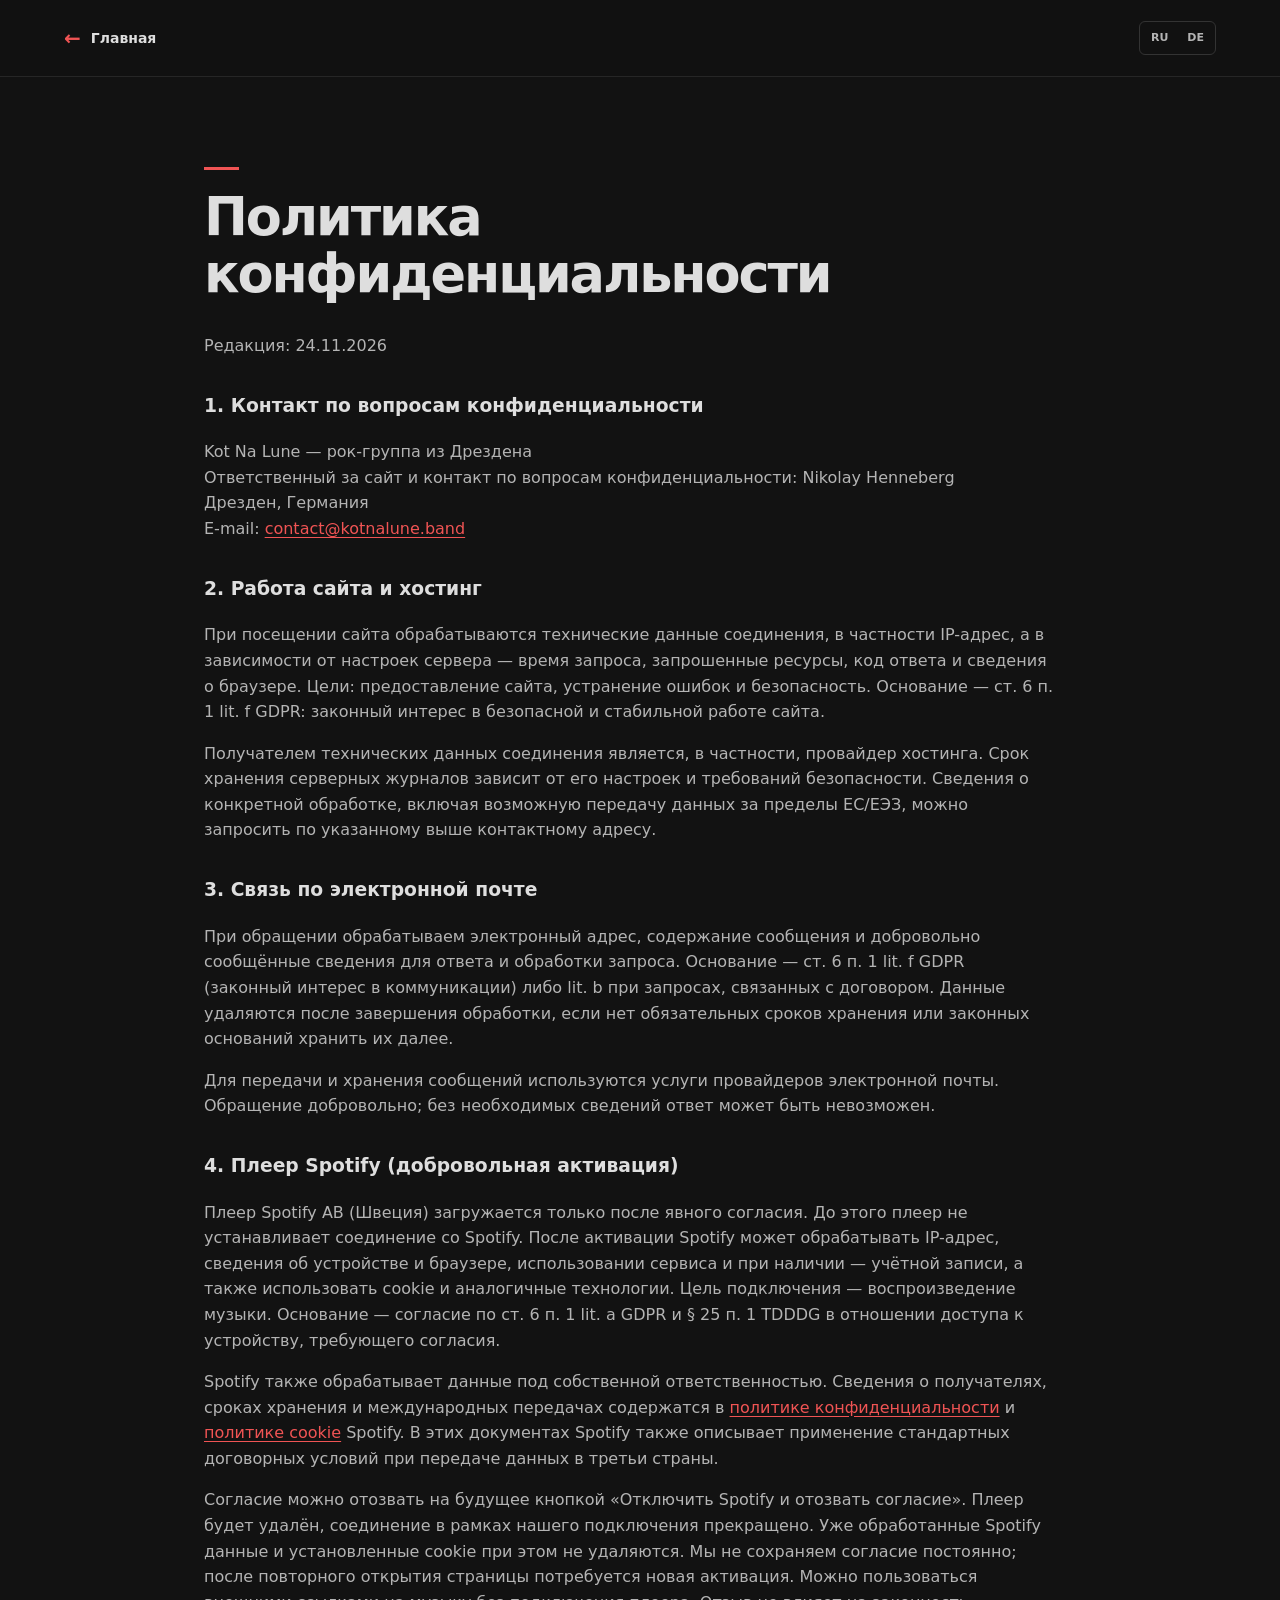
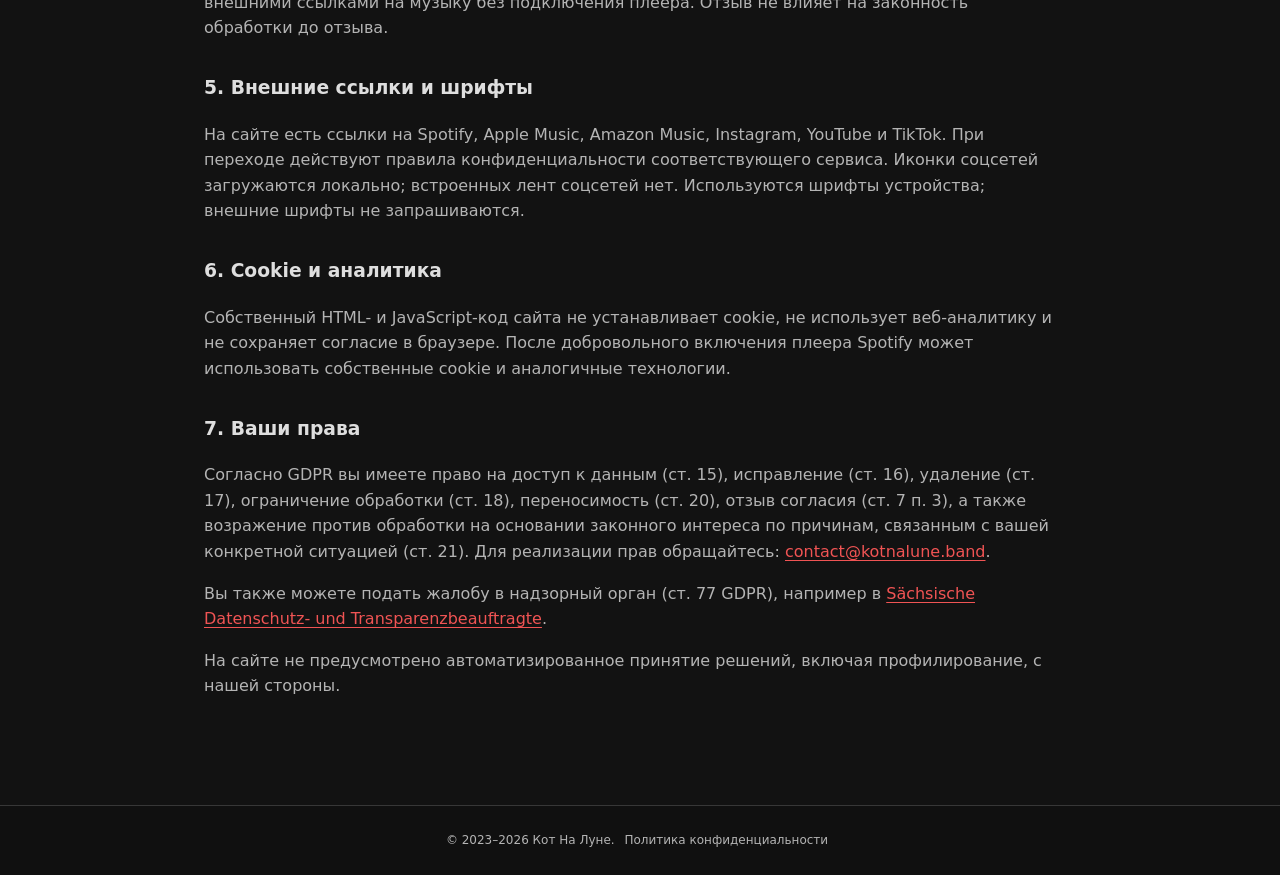
<file: privacy.html>
<!DOCTYPE html>
<html lang="ru">
<head>
    <meta charset="UTF-8">
    <meta name="viewport" content="width=device-width, initial-scale=1.0">
    <title>Политика конфиденциальности | Kot Na Lune</title>
    <link rel="stylesheet" href="styles.css">
    <link rel="icon" href="favicon.ico" type="image/x-icon">
    <link rel="icon" href="favicon-96.png" type="image/png" sizes="96x96">
    <link rel="apple-touch-icon" href="apple-touch-icon.png" sizes="180x180">
    <link rel="canonical" href="https://kotnalune.band/privacy.html">
    <link rel="alternate" href="https://kotnalune.band/privacy_de.html" hreflang="de">
    <link rel="alternate" href="https://kotnalune.band/privacy.html" hreflang="ru">
</head>
<body class="legal-page">
<header><a class="back-home" href="index_ru.html"><span aria-hidden="true">←</span> Главная</a><div class="language-switch"><a class="lang" href="privacy.html" lang="ru">RU</a><a class="lang" href="privacy_de.html" lang="de">DE</a></div></header>
<main class="section">
    <h2>Политика конфиденциальности</h2>
    <p>Редакция: 24.11.2026</p>
    <h3>1. Контакт по вопросам конфиденциальности</h3>
    <p>Kot Na Lune — рок-группа из Дрездена<br>Ответственный за сайт и контакт по вопросам конфиденциальности: Nikolay Henneberg<br>Дрезден, Германия<br>E-mail: <a href="mailto:contact@kotnalune.band">contact@kotnalune.band</a></p>
    <h3>2. Работа сайта и хостинг</h3>
    <p>При посещении сайта обрабатываются технические данные соединения, в частности IP-адрес, а в зависимости от настроек сервера — время запроса, запрошенные ресурсы, код ответа и сведения о браузере. Цели: предоставление сайта, устранение ошибок и безопасность. Основание — ст. 6 п. 1 lit. f GDPR: законный интерес в безопасной и стабильной работе сайта.</p>
    <p>Получателем технических данных соединения является, в частности, провайдер хостинга. Срок хранения серверных журналов зависит от его настроек и требований безопасности. Сведения о конкретной обработке, включая возможную передачу данных за пределы ЕС/ЕЭЗ, можно запросить по указанному выше контактному адресу.</p>
    <h3>3. Связь по электронной почте</h3>
    <p>При обращении обрабатываем электронный адрес, содержание сообщения и добровольно сообщённые сведения для ответа и обработки запроса. Основание — ст. 6 п. 1 lit. f GDPR (законный интерес в коммуникации) либо lit. b при запросах, связанных с договором. Данные удаляются после завершения обработки, если нет обязательных сроков хранения или законных оснований хранить их далее.</p>
    <p>Для передачи и хранения сообщений используются услуги провайдеров электронной почты. Обращение добровольно; без необходимых сведений ответ может быть невозможен.</p>
    <h3 id="spotify">4. Плеер Spotify (добровольная активация)</h3>
    <p>Плеер Spotify AB (Швеция) загружается только после явного согласия. До этого плеер не устанавливает соединение со Spotify. После активации Spotify может обрабатывать IP-адрес, сведения об устройстве и браузере, использовании сервиса и при наличии — учётной записи, а также использовать cookie и аналогичные технологии. Цель подключения — воспроизведение музыки. Основание — согласие по ст. 6 п. 1 lit. a GDPR и § 25 п. 1 TDDDG в отношении доступа к устройству, требующего согласия.</p>
    <p>Spotify также обрабатывает данные под собственной ответственностью. Сведения о получателях, сроках хранения и международных передачах содержатся в <a href="https://www.spotify.com/de/legal/privacy-policy/" target="_blank" rel="noopener noreferrer">политике конфиденциальности</a> и <a href="https://www.spotify.com/de/legal/cookies-policy/" target="_blank" rel="noopener noreferrer">политике cookie</a> Spotify. В этих документах Spotify также описывает применение стандартных договорных условий при передаче данных в третьи страны.</p>
    <p>Согласие можно отозвать на будущее кнопкой «Отключить Spotify и отозвать согласие». Плеер будет удалён, соединение в рамках нашего подключения прекращено. Уже обработанные Spotify данные и установленные cookie при этом не удаляются. Мы не сохраняем согласие постоянно; после повторного открытия страницы потребуется новая активация. Можно пользоваться внешними ссылками на музыку без подключения плеера. Отзыв не влияет на законность обработки до отзыва.</p>
    <h3>5. Внешние ссылки и шрифты</h3>
    <p>На сайте есть ссылки на Spotify, Apple Music, Amazon Music, Instagram, YouTube и TikTok. При переходе действуют правила конфиденциальности соответствующего сервиса. Иконки соцсетей загружаются локально; встроенных лент соцсетей нет. Используются шрифты устройства; внешние шрифты не запрашиваются.</p>
    <h3>6. Cookie и аналитика</h3>
    <p>Собственный HTML- и JavaScript-код сайта не устанавливает cookie, не использует веб-аналитику и не сохраняет согласие в браузере. После добровольного включения плеера Spotify может использовать собственные cookie и аналогичные технологии.</p>
    <h3>7. Ваши права</h3>
    <p>Согласно GDPR вы имеете право на доступ к данным (ст. 15), исправление (ст. 16), удаление (ст. 17), ограничение обработки (ст. 18), переносимость (ст. 20), отзыв согласия (ст. 7 п. 3), а также возражение против обработки на основании законного интереса по причинам, связанным с вашей конкретной ситуацией (ст. 21). Для реализации прав обращайтесь: <a href="mailto:contact@kotnalune.band">contact@kotnalune.band</a>.</p>
    <p>Вы также можете подать жалобу в надзорный орган (ст. 77 GDPR), например в <a href="https://www.datenschutz.sachsen.de/beschwerde-einreichen.html" target="_blank" rel="noopener noreferrer">Sächsische Datenschutz- und Transparenzbeauftragte</a>.</p>
    <p>На сайте не предусмотрено автоматизированное принятие решений, включая профилирование, с нашей стороны.</p>
</main>
<footer>&copy; 2023–2026 Кот На Луне. <a href="privacy.html" class="privacy-policy-link">Политика конфиденциальности</a></footer>
</body>
</html>
</file>
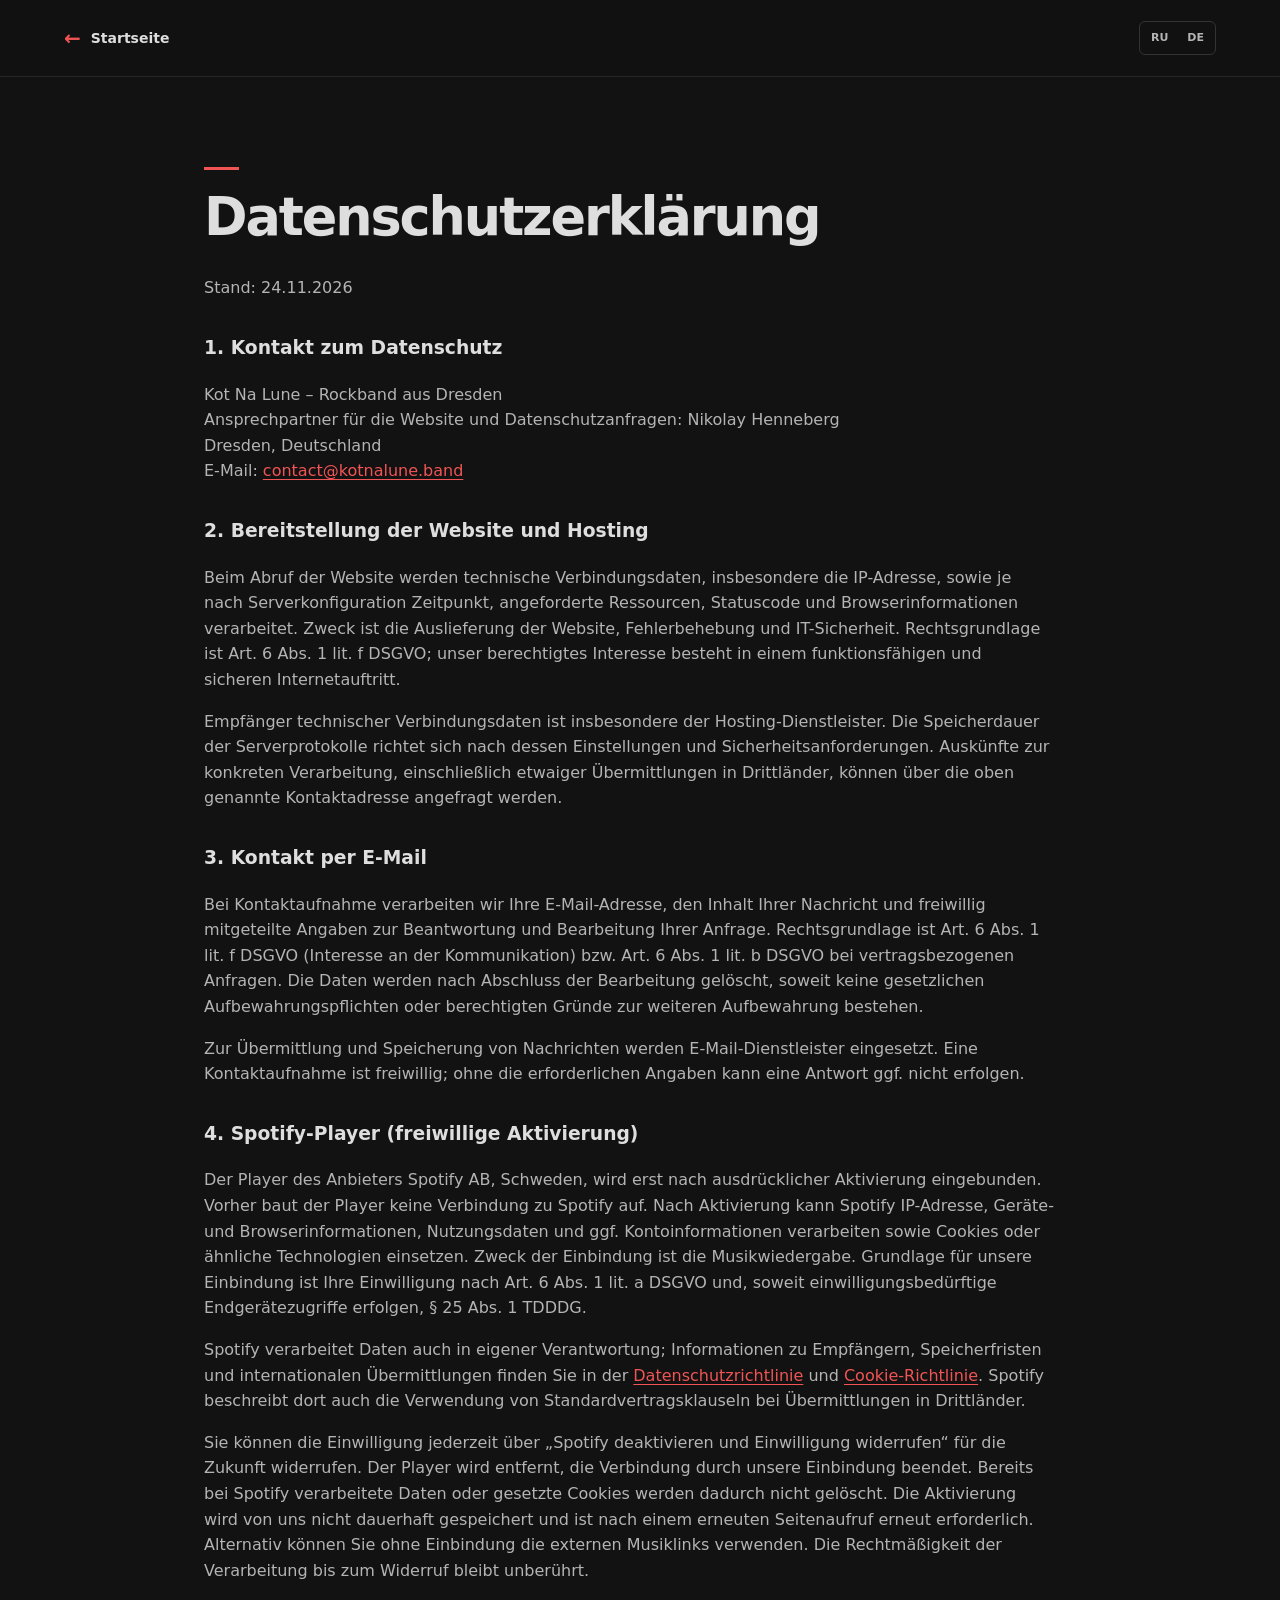
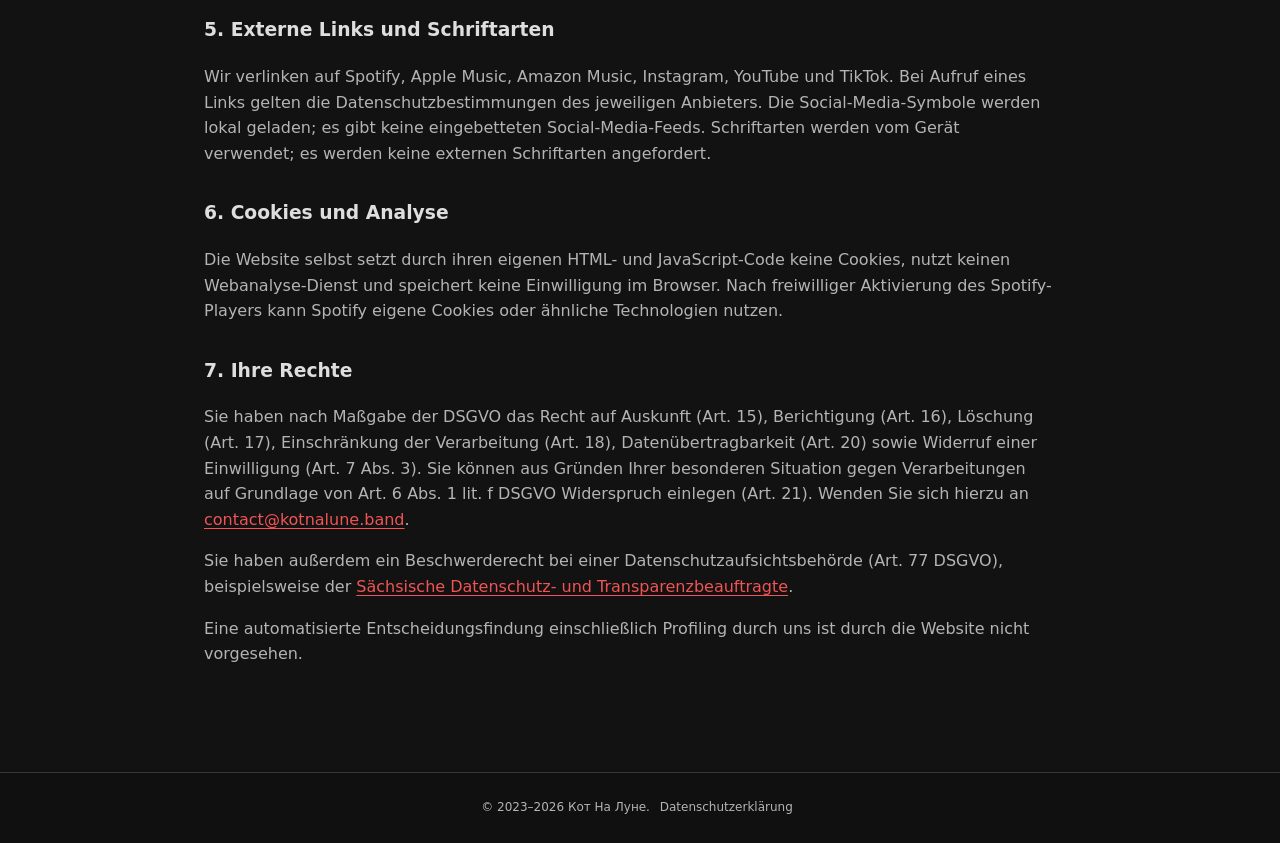
<file: privacy_de.html>
<!DOCTYPE html>
<html lang="de">
<head>
    <meta charset="UTF-8">
    <meta name="viewport" content="width=device-width, initial-scale=1.0">
    <title>Datenschutzerklärung | Kot Na Lune</title>
    <link rel="stylesheet" href="styles.css">
    <link rel="icon" href="favicon.ico" type="image/x-icon">
    <link rel="icon" href="favicon-96.png" type="image/png" sizes="96x96">
    <link rel="apple-touch-icon" href="apple-touch-icon.png" sizes="180x180">
    <link rel="canonical" href="https://kotnalune.band/privacy_de.html">
    <link rel="alternate" href="https://kotnalune.band/privacy_de.html" hreflang="de">
    <link rel="alternate" href="https://kotnalune.band/privacy.html" hreflang="ru">
</head>
<body class="legal-page">
<header><a class="back-home" href="index.html"><span aria-hidden="true">←</span> Startseite</a><div class="language-switch"><a class="lang" href="privacy.html" lang="ru">RU</a><a class="lang" href="privacy_de.html" lang="de">DE</a></div></header>
<main class="section">
    <h2>Datenschutzerklärung</h2>
    <p>Stand: 24.11.2026</p>
    <h3>1. Kontakt zum Datenschutz</h3>
    <p>Kot Na Lune – Rockband aus Dresden<br>Ansprechpartner für die Website und Datenschutzanfragen: Nikolay Henneberg<br>Dresden, Deutschland<br>E-Mail: <a href="mailto:contact@kotnalune.band">contact@kotnalune.band</a></p>
    <h3>2. Bereitstellung der Website und Hosting</h3>
    <p>Beim Abruf der Website werden technische Verbindungsdaten, insbesondere die IP-Adresse, sowie je nach Serverkonfiguration Zeitpunkt, angeforderte Ressourcen, Statuscode und Browserinformationen verarbeitet. Zweck ist die Auslieferung der Website, Fehlerbehebung und IT-Sicherheit. Rechtsgrundlage ist Art. 6 Abs. 1 lit. f DSGVO; unser berechtigtes Interesse besteht in einem funktionsfähigen und sicheren Internetauftritt.</p>
    <p>Empfänger technischer Verbindungsdaten ist insbesondere der Hosting-Dienstleister. Die Speicherdauer der Serverprotokolle richtet sich nach dessen Einstellungen und Sicherheitsanforderungen. Auskünfte zur konkreten Verarbeitung, einschließlich etwaiger Übermittlungen in Drittländer, können über die oben genannte Kontaktadresse angefragt werden.</p>
    <h3>3. Kontakt per E-Mail</h3>
    <p>Bei Kontaktaufnahme verarbeiten wir Ihre E-Mail-Adresse, den Inhalt Ihrer Nachricht und freiwillig mitgeteilte Angaben zur Beantwortung und Bearbeitung Ihrer Anfrage. Rechtsgrundlage ist Art. 6 Abs. 1 lit. f DSGVO (Interesse an der Kommunikation) bzw. Art. 6 Abs. 1 lit. b DSGVO bei vertragsbezogenen Anfragen. Die Daten werden nach Abschluss der Bearbeitung gelöscht, soweit keine gesetzlichen Aufbewahrungspflichten oder berechtigten Gründe zur weiteren Aufbewahrung bestehen.</p>
    <p>Zur Übermittlung und Speicherung von Nachrichten werden E-Mail-Dienstleister eingesetzt. Eine Kontaktaufnahme ist freiwillig; ohne die erforderlichen Angaben kann eine Antwort ggf. nicht erfolgen.</p>
    <h3 id="spotify">4. Spotify-Player (freiwillige Aktivierung)</h3>
    <p>Der Player des Anbieters Spotify AB, Schweden, wird erst nach ausdrücklicher Aktivierung eingebunden. Vorher baut der Player keine Verbindung zu Spotify auf. Nach Aktivierung kann Spotify IP-Adresse, Geräte- und Browserinformationen, Nutzungsdaten und ggf. Kontoinformationen verarbeiten sowie Cookies oder ähnliche Technologien einsetzen. Zweck der Einbindung ist die Musikwiedergabe. Grundlage für unsere Einbindung ist Ihre Einwilligung nach Art. 6 Abs. 1 lit. a DSGVO und, soweit einwilligungsbedürftige Endgerätezugriffe erfolgen, § 25 Abs. 1 TDDDG.</p>
    <p>Spotify verarbeitet Daten auch in eigener Verantwortung; Informationen zu Empfängern, Speicherfristen und internationalen Übermittlungen finden Sie in der <a href="https://www.spotify.com/de/legal/privacy-policy/" target="_blank" rel="noopener noreferrer">Datenschutzrichtlinie</a> und <a href="https://www.spotify.com/de/legal/cookies-policy/" target="_blank" rel="noopener noreferrer">Cookie-Richtlinie</a>. Spotify beschreibt dort auch die Verwendung von Standardvertragsklauseln bei Übermittlungen in Drittländer.</p>
    <p>Sie können die Einwilligung jederzeit über „Spotify deaktivieren und Einwilligung widerrufen“ für die Zukunft widerrufen. Der Player wird entfernt, die Verbindung durch unsere Einbindung beendet. Bereits bei Spotify verarbeitete Daten oder gesetzte Cookies werden dadurch nicht gelöscht. Die Aktivierung wird von uns nicht dauerhaft gespeichert und ist nach einem erneuten Seitenaufruf erneut erforderlich. Alternativ können Sie ohne Einbindung die externen Musiklinks verwenden. Die Rechtmäßigkeit der Verarbeitung bis zum Widerruf bleibt unberührt.</p>
    <h3>5. Externe Links und Schriftarten</h3>
    <p>Wir verlinken auf Spotify, Apple Music, Amazon Music, Instagram, YouTube und TikTok. Bei Aufruf eines Links gelten die Datenschutzbestimmungen des jeweiligen Anbieters. Die Social-Media-Symbole werden lokal geladen; es gibt keine eingebetteten Social-Media-Feeds. Schriftarten werden vom Gerät verwendet; es werden keine externen Schriftarten angefordert.</p>
    <h3>6. Cookies und Analyse</h3>
    <p>Die Website selbst setzt durch ihren eigenen HTML- und JavaScript-Code keine Cookies, nutzt keinen Webanalyse-Dienst und speichert keine Einwilligung im Browser. Nach freiwilliger Aktivierung des Spotify-Players kann Spotify eigene Cookies oder ähnliche Technologien nutzen.</p>
    <h3>7. Ihre Rechte</h3>
    <p>Sie haben nach Maßgabe der DSGVO das Recht auf Auskunft (Art. 15), Berichtigung (Art. 16), Löschung (Art. 17), Einschränkung der Verarbeitung (Art. 18), Datenübertragbarkeit (Art. 20) sowie Widerruf einer Einwilligung (Art. 7 Abs. 3). Sie können aus Gründen Ihrer besonderen Situation gegen Verarbeitungen auf Grundlage von Art. 6 Abs. 1 lit. f DSGVO Widerspruch einlegen (Art. 21). Wenden Sie sich hierzu an <a href="mailto:contact@kotnalune.band">contact@kotnalune.band</a>.</p>
    <p>Sie haben außerdem ein Beschwerderecht bei einer Datenschutzaufsichtsbehörde (Art. 77 DSGVO), beispielsweise der <a href="https://www.datenschutz.sachsen.de/beschwerde-einreichen.html" target="_blank" rel="noopener noreferrer">Sächsische Datenschutz- und Transparenzbeauftragte</a>.</p>
    <p>Eine automatisierte Entscheidungsfindung einschließlich Profiling durch uns ist durch die Website nicht vorgesehen.</p>
</main>
<footer>&copy; 2023–2026 Кот На Луне. <a href="privacy_de.html" class="privacy-policy-link">Datenschutzerklärung</a></footer>
</body>
</html>
</file>
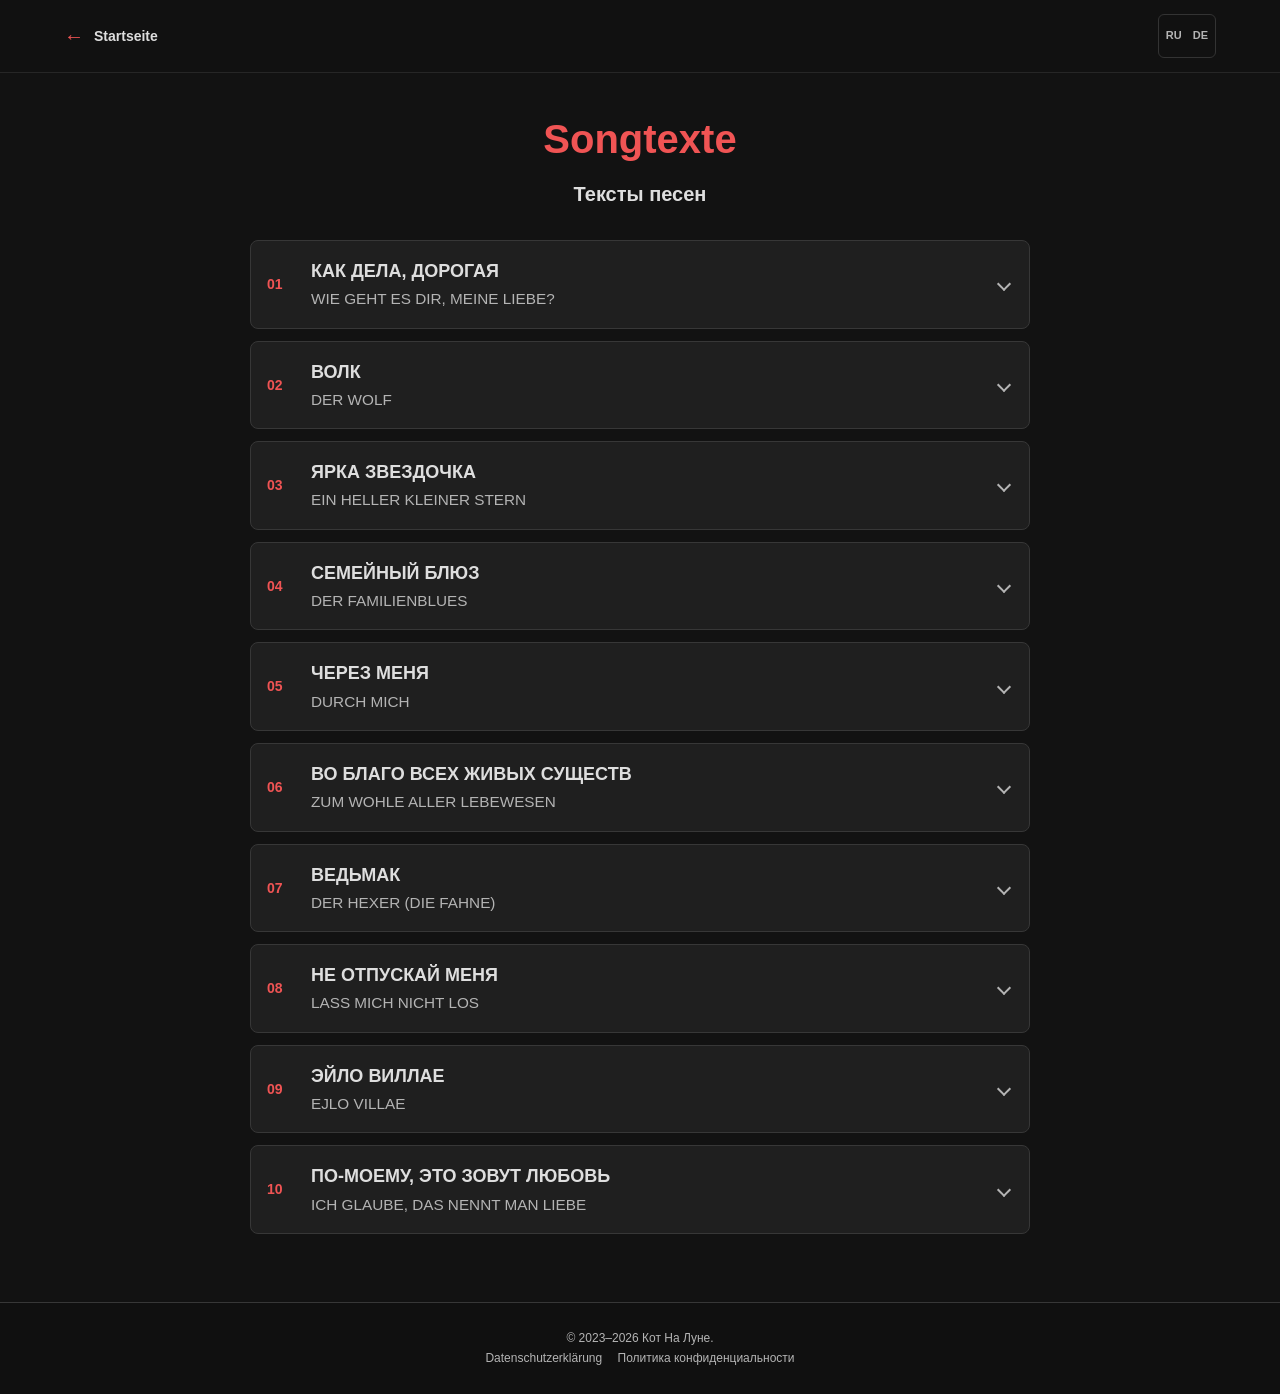
<file: songtexte.html>
<!DOCTYPE html>
<html lang="de">
<head>
    <meta charset="UTF-8">
    <meta name="viewport" content="width=device-width, initial-scale=1.0">
    <meta name="description" content="Songtexte und deutsche Übersetzungen der Rockband Kot Na Lune.">
    <meta name="theme-color" content="#121212">
    <title>Songtexte / Тексты песен | Kot Na Lune</title>
    <link rel="stylesheet" href="styles.css">
    <link rel="icon" href="favicon.ico" type="image/x-icon">
    <link rel="icon" href="favicon-96.png" type="image/png" sizes="96x96">
    <link rel="apple-touch-icon" href="apple-touch-icon.png" sizes="180x180">
    <link rel="canonical" href="https://kotnalune.band/songtexte.html">
    <meta name="robots" content="noindex, follow">
    <meta property="og:type" content="website">
    <meta property="og:site_name" content="Kot Na Lune · Кот На Луне">
    <meta property="og:title" content="Songtexte / Тексты песен | Kot Na Lune">
    <meta property="og:description" content="Songtexte der Rockband Kot Na Lune im Original und mit deutscher Übersetzung. Тексты песен группы Кот На Луне с немецкими переводами.">
    <meta property="og:url" content="https://kotnalune.band/songtexte.html">
    <meta property="og:image" content="https://kotnalune.band/og-band.jpg">
    <meta property="og:image:type" content="image/jpeg">
    <meta property="og:image:width" content="1200">
    <meta property="og:image:height" content="630">
    <meta property="og:image:alt" content="Kot Na Lune – Rockband aus Dresden">
    <meta property="og:locale" content="de_DE">
    <meta name="twitter:card" content="summary_large_image">
    <meta name="twitter:title" content="Songtexte / Тексты песен | Kot Na Lune">
    <meta name="twitter:description" content="Songtexte der Rockband Kot Na Lune im Original und mit deutscher Übersetzung. Тексты песен группы Кот На Луне с немецкими переводами.">
    <meta name="twitter:image" content="https://kotnalune.band/og-band.jpg">
    <meta name="twitter:image:alt" content="Kot Na Lune – Rockband aus Dresden">
    <style>
        .lyrics-page { font-family: 'Montserrat', Arial, sans-serif; }
        .lyrics-page header { gap: 16px; padding: 14px 5%; }
        .lyrics-page .language-switch { flex-shrink: 0; }
        .lyrics-page .language-switch a { padding: 10px 4px; }
        .lyrics-main { max-width: 820px; margin: 0 auto; padding: 34px 20px 56px; }
        .lyrics-intro { text-align: center; margin-bottom: 30px; }
        .lyrics-intro h1 { font-size: clamp(26px, 5vw, 40px); color: var(--rock-accent); margin: 0 0 8px; }
        .lyrics-intro .ru-heading { margin: 0 0 20px; color: var(--rock-text); font-size: 20px; font-weight: 700; }
        .lyrics-intro p { color: var(--rock-muted); line-height: 1.55; margin: 8px 0; }
        .song { background: var(--rock-panel); border: 1px solid var(--rock-border); border-radius: 8px; margin: 12px 0; }
        .song[open] { border-color: var(--rock-burgundy); }
        .song summary { cursor: pointer; list-style: none; display: grid; grid-template-columns: 2em minmax(0, 1fr) 14px; align-items: center; gap: 12px; padding: 18px 16px; min-height: 64px; }
        .song summary::-webkit-details-marker { display: none; }
        .song-number { color: var(--rock-accent); font-size: 14px; font-weight: 700; font-variant-numeric: tabular-nums; }
        .song-title { font-size: clamp(15px, 3.8vw, 18px); font-weight: 700; line-height: 1.4; overflow-wrap: anywhere; }
        .song-title-de { display: block; margin-top: 4px; color: var(--rock-muted); font-size: 0.85em; font-weight: 500; }
        .song-chevron { width: 10px; height: 10px; border: solid var(--rock-muted); border-width: 0 2px 2px 0; transform: rotate(45deg); }
        .song[open] .song-chevron { transform: rotate(225deg); }
        .song-text { white-space: pre-wrap; overflow-wrap: anywhere; font-size: 16px; line-height: 1.65; color: var(--rock-text); padding: 0 18px 24px; border-top: 1px solid var(--rock-border); }
        .song-text .translation { color: var(--rock-muted); }
        .lyrics-page a:focus-visible, .song summary:focus-visible { outline: 2px solid var(--rock-accent); outline-offset: 3px; }
        .lyrics-page footer { line-height: 1.7; }
        .lyrics-page footer a { display: inline-block; }
        @media (max-width: 480px) {
            .lyrics-main { padding: 28px 14px 40px; }
            .song summary { padding: 16px 12px; gap: 9px; }
            .song-text { padding: 0 14px 20px; }
        }
    </style>
</head>
<body class="lyrics-page">
    <header>
        <a class="back-home" href="index.html"><span aria-hidden="true">←</span> Startseite</a>
        <div class="language-switch" aria-label="Startseite / Главная">
            <a href="index_ru.html" class="lang" lang="ru" aria-label="Главная страница">RU</a>
            <span class="divider">/</span>
            <a href="index.html" class="lang" aria-label="Startseite">DE</a>
        </div>
    </header>
    <main class="lyrics-main">
        <div class="lyrics-intro">
            <h1>Songtexte</h1>
            <p class="ru-heading" lang="ru">Тексты песен</p>
        </div>
        <details class="song" id="song-1">
            <summary><span class="song-number" aria-hidden="true">01</span><span class="song-title"><span lang="ru">КАК ДЕЛА, ДОРОГАЯ</span><span class="song-title-de" lang="de">WIE GEHT ES DIR, MEINE LIEBE?</span></span><span class="song-chevron" aria-hidden="true"></span></summary>
            <div class="song-text" lang="ru">
На меня наступает сегодняшний день
<span lang="de" class="translation">Der heutige Tag kommt auf mich zu und überrollt mich</span>

Выбивает события, сотню из ста
<span lang="de" class="translation">Er schleudert Ereignisse hervor, hundert von hundert</span>

Что за бабочки ноют в моем животе
<span lang="de" class="translation">Was sind das für Schmetterlinge, die in meinem Bauch schmerzen?</span>

Что за строки ложатся на поле листа
<span lang="de" class="translation">Was sind das für Zeilen, die sich auf dem weißen Blatt niederlegen?</span>

Это странное чувство волнует меня
<span lang="de" class="translation">Dieses seltsame Gefühl bewegt mich</span>

Словно я в непонятном и старом кино
<span lang="de" class="translation">Als wäre ich in einem rätselhaften und alten Film</span>

Мое сердце пронзают осколки огня
<span lang="de" class="translation">Splitter aus Feuer durchbohren mein Herz</span>

Мои мысли звучат недосказанным сном
<span lang="de" class="translation">Meine Gedanken klingen wie ein unvollendeter Traum</span>

Припев:

Среди тысяч волн, что бушуют в мире
<span lang="de" class="translation">Inmitten tausender Wellen, die in der Welt toben</span>

Пробивая барьеры до самого края
<span lang="de" class="translation">Die Barrieren durchbrechend bis ganz an den Rand</span>

Я еще не сдаюсь, я еще в эфире
<span lang="de" class="translation">Ich gebe noch nicht auf, ich bin noch auf Sendung</span>

Я кричу в пустоту: «Как дела, дорогая?»
<span lang="de" class="translation">Ich schreie ins Leere: „Wie geht es dir, meine Liebe?“</span>

Я виходжу на сцену грати цю роль
<span lang="de" class="translation">Ich betrete die Bühne, um diese Rolle zu spielen</span>

Хоча я боязкий і нелюдим
<span lang="de" class="translation">Obwohl ich ängstlich und menschenscheu bin</span>

В кульмінації п&#x27;єси значення нуль
<span lang="de" class="translation">Im Höhepunkt des Stücks ist der Wert gleich null</span>

Я міняю постійно на мінус один
<span lang="de" class="translation">Ich verwandle ihn ständig in minus eins</span>

Нехай поки між нами незрима стіна
<span lang="de" class="translation">Mag auch vorerst eine unsichtbare Wand zwischen uns stehen</span>

Моє радіо більше не дасть децибелл
<span lang="de" class="translation">Mein Radio wird keine Dezibel mehr von sich geben</span>

Я дійду до вершин, я дістану до дна
<span lang="de" class="translation">Ich werde die Gipfel erreichen, ich werde bis zum Grund hinabsteigen</span>

І сигнал мій колись відшукає тебе
<span lang="de" class="translation">Und mein Signal wird dich eines Tages finden</span>

Припев:

Серед тисяч хвиль, що лютують у світі,
<span lang="de" class="translation">Inmitten tausender Wellen, die in der Welt toben</span>

Пробиваю бар’єри до самого краю.
<span lang="de" class="translation">Ich durchbreche die Barrieren bis ganz an den Rand</span>

Я все ще не здаюсь,
<span lang="de" class="translation">Ich gebe immer noch nicht auf</span>

Я ще в ефірі —
<span lang="de" class="translation">Ich bin immer noch auf Sendung</span>

Я кричу в пустоту: скоро буду, кохана.
<span lang="de" class="translation">Ich schreie ins Leere: Bald bin ich bei dir, meine Liebste.</span></div>
        </details>
        <details class="song" id="song-2">
            <summary><span class="song-number" aria-hidden="true">02</span><span class="song-title"><span lang="ru">ВОЛК</span><span class="song-title-de" lang="de">DER WOLF</span></span><span class="song-chevron" aria-hidden="true"></span></summary>
            <div class="song-text" lang="ru">
Он один для всех в свете дня и смех и радость
<span lang="de" class="translation">Für alle ist er bei Tageslicht Lachen und Freude</span>

Обожает его молодняк и любит старость
<span lang="de" class="translation">Die Jugend vergöttert ihn, und das Alter liebt ihn</span>

Красота его глаз словно ток всех восхищает
<span lang="de" class="translation">Die Schönheit seiner Augen elektrisiert und fasziniert alle</span>

То что в нем живет черный волк никто не знает
<span lang="de" class="translation">Dass in ihm ein schwarzer Wolf lebt, weiß niemand</span>

За улыбкой прячет клыки, кусает метко
<span lang="de" class="translation">Hinter seinem Lächeln verbirgt er seine Fangzähne und beißt gezielt zu</span>

И шаги его так легки, он строит клетки
<span lang="de" class="translation">Seine Schritte sind so leicht, und doch baut er Käfige</span>

Он за ширмой радужных слов меняет лица
<span lang="de" class="translation">Hinter dem Vorhang seiner schillernden Worte wechselt er sein Gesicht</span>

Но в душе его есть любовь — его волчица
<span lang="de" class="translation">Doch tief in seiner Seele lebt eine Liebe – seine Wölfin</span>

Очищающий свет или кара небес
<span lang="de" class="translation">Ein reinigendes Licht oder eine Strafe des Himmels</span>

Это всё за неё это снова в тебе
<span lang="de" class="translation">All das geschieht für sie, all das erwacht aufs Neue in dir</span>

Безграничная страсть. Невозможная боль
<span lang="de" class="translation">Grenzenlose Leidenschaft. Unerträglicher Schmerz</span>

Любовь. Любовь. Любовь. Любовь...
<span lang="de" class="translation">Liebe. Liebe. Liebe. Liebe...</span>

Пересекшийся взгляд, где секунда за год
<span lang="de" class="translation">Ein sich kreuzender Blick, in dem eine Sekunde wie ein Jahr vergeht</span>

Это медленный яд. Это всё за него.
<span lang="de" class="translation">Es ist ein langsames Gift. All das geschieht seinetwegen.</span>

Этот черный огонь вечно будет с тобой
<span lang="de" class="translation">Dieses schwarze Feuer wird für immer bei dir sein</span>

Любовь. Любовь. Любовь. Любовь...
<span lang="de" class="translation">Liebe. Liebe. Liebe. Liebe...</span>

А она для всех в свете дня ночная ярость
<span lang="de" class="translation">Und für alle ist sie bei Tageslicht die Raserei der Nacht</span>

Ненавидит её молодняк, ругает старость
<span lang="de" class="translation">Die Jugend hasst sie, das Alter schimpft über sie</span>

Красота её глаз словно ток всех убивает
<span lang="de" class="translation">Die Schönheit ihrer Augen trifft alle wie ein tödlicher Strom</span>

То что в ней живет лишь любовь — никто не знает.
<span lang="de" class="translation">Dass in ihr nichts als Liebe lebt, weiß niemand.</span>

К ней спиною станут ряды хотя нередко
<span lang="de" class="translation">Die Reihen wenden ihr den Rücken zu, obwohl sie so oft</span>

Выводила их из беды ломая клетки
<span lang="de" class="translation">Sie aus der Not befreit hat, indem sie Käfige zerbrach</span>

И его спасает порой где не пробиться
<span lang="de" class="translation">Und manchmal rettet sie ihn dort, wo es kein Durchkommen gibt</span>

Для неё всегда он герой, она — волчица
<span lang="de" class="translation">Für sie ist er immer ein Held, sie aber ist eine Wölfin</span>

Очищающий свет или кара небес
<span lang="de" class="translation">Ein reinigendes Licht oder eine Strafe des Himmels</span>

Это всё за неё это снова в тебе
<span lang="de" class="translation">All das geschieht für sie, all das erwacht aufs Neue in dir</span>

Безграничная страсть. Невозможная боль
<span lang="de" class="translation">Grenzenlose Leidenschaft. Unerträglicher Schmerz</span>

Любовь. Любовь. Любовь. Любовь...
<span lang="de" class="translation">Liebe. Liebe. Liebe. Liebe...</span>

Пересекшийся взгляд, где секунда за год
<span lang="de" class="translation">Ein sich kreuzender Blick, in dem eine Sekunde wie ein Jahr vergeht</span>

Это медленный яд. Это всё за него.
<span lang="de" class="translation">Es ist ein langsames Gift. All das geschieht seinetwegen.</span>

Этот черный огонь вечно будет с тобой
<span lang="de" class="translation">Dieses schwarze Feuer wird für immer bei dir sein</span>

Любовь. Любовь. Любовь. Любовь...</div>
        </details>
        <details class="song" id="song-3">
            <summary><span class="song-number" aria-hidden="true">03</span><span class="song-title"><span lang="ru">ЯРКА ЗВЕЗДОЧКА</span><span class="song-title-de" lang="de">EIN HELLER KLEINER STERN</span></span><span class="song-chevron" aria-hidden="true"></span></summary>
            <div class="song-text" lang="ru">

Ярка звездочка небо озарила
<span lang="de" class="translation">Ein heller kleiner Stern erleuchtete den Himmel.</span>

Ярка звездочка милого искала
<span lang="de" class="translation">Ein heller kleiner Stern suchte nach ihrem Liebsten.</span>

Где ты бродишь, солнце, до зари да
<span lang="de" class="translation">Wo wanderst du umher, mein Sonnenschein, bis zum Morgengrauen?</span>

Где ты ищешь нежного стана
<span lang="de" class="translation">Wo suchst du nach einer anmutigen Gestalt?</span>

Не заплачет и не заревнует
<span lang="de" class="translation">Sie wird nicht weinen und auch nicht eifersüchtig sein.</span>

Ищет берега, дивного края
<span lang="de" class="translation">Sie sucht nach Ufern eines wundersamen Landes.</span>

Где тебя, сокол мой, верну я
<span lang="de" class="translation">Wo werde ich dich wiederfinden, mein Falke?</span>

Где тебя, милый, узнаю
<span lang="de" class="translation">Woran werde ich dich erkennen, mein Liebster?</span>

Ой да в поле, во широком поле
<span lang="de" class="translation">Ach, auf dem Feld, auf dem weiten Feld.</span>

Зелены берега
<span lang="de" class="translation">Die Ufer sind grün.</span>

Ой да в поле, во широком поле
<span lang="de" class="translation">Ach, auf dem Feld, auf dem weiten Feld.</span>

Ветер его искал
<span lang="de" class="translation">Der Wind suchte nach ihm.</span>

Ой да в поле, во широком поле
<span lang="de" class="translation">Ach, auf dem Feld, auf dem weiten Feld.</span>

Ой да легка рука
<span lang="de" class="translation">Ach, wie leicht ist die Hand.</span>

Конь вернулся, погуляв на воле
<span lang="de" class="translation">Das Pferd kehrte zurück, nachdem es frei umhergestreift war.</span>

Только без седока
<span lang="de" class="translation">Doch ohne seinen Reiter.</span>

Узнавал у севера-юга
<span lang="de" class="translation">Er fragte den Norden und den Süden.</span>

Темны речки заводили речи
<span lang="de" class="translation">Dunkle Flüsse begannen ihre Erzählungen.</span>

Не видал ли милого друга
<span lang="de" class="translation">Habt ihr nicht meinen lieben Freund gesehen?</span>

Не встречал ли сильные плечи
<span lang="de" class="translation">Habt ihr nicht seine starken Schultern getroffen?</span>

И пошла бы до самого края
<span lang="de" class="translation">Und sie würde bis ans Ende der Welt gehen.</span>

Только сгинул, нету и следа
<span lang="de" class="translation">Doch er ist verschollen, keine Spur ist geblieben.</span>

Где твой сокол, небо не знает
<span lang="de" class="translation">Wo dein Falke ist, weiß selbst der Himmel nicht.</span>

И земле его голос неведом
<span lang="de" class="translation">Und der Erde ist seine Stimme unbekannt.</span>

Ой да в поле, во широком поле
<span lang="de" class="translation">Ach, auf dem Feld, auf dem weiten Feld.</span>

Зелены берега
<span lang="de" class="translation">Die Ufer sind grün.</span>

Ой да в поле, во широком поле
<span lang="de" class="translation">Ach, auf dem Feld, auf dem weiten Feld.</span>

Ветер его искал
<span lang="de" class="translation">Der Wind suchte nach ihm.</span>

Ой да в поле, во широком поле
<span lang="de" class="translation">Ach, auf dem Feld, auf dem weiten Feld.</span>

Ой да легка рука
<span lang="de" class="translation">Ach, wie leicht ist die Hand.</span>

Конь вернулся, погуляв на воле
<span lang="de" class="translation">Das Pferd kehrte zurück, nachdem es frei umhergestreift war.</span>

Только без седока
<span lang="de" class="translation">Doch ohne seinen Reiter.</span>

Ой да в поле, во широком поле
<span lang="de" class="translation">Ach, auf dem Feld, auf dem weiten Feld.</span>

Зелены берега
<span lang="de" class="translation">Die Ufer sind grün.</span>

Ой да в поле, во широком поле
<span lang="de" class="translation">Ach, auf dem Feld, auf dem weiten Feld.</span>

Ветер его искал
<span lang="de" class="translation">Der Wind suchte nach ihm.</span>

Ой да в поле, во широком поле
<span lang="de" class="translation">Ach, auf dem Feld, auf dem weiten Feld.</span>

Ой да легка рука
<span lang="de" class="translation">Ach, wie leicht ist die Hand.</span>

Конь вернулся, погуляв на воле
<span lang="de" class="translation">Das Pferd kehrte zurück, nachdem es frei umhergestreift war.</span>

Только без седока
<span lang="de" class="translation">Doch ohne seinen Reiter.</span>

Не заплачет и не заревнует
<span lang="de" class="translation">Sie wird nicht weinen und auch nicht eifersüchtig sein.</span>

Ищет берега, дивного края
<span lang="de" class="translation">Sie sucht nach Ufern eines wundersamen Landes.</span>

Где тебя, сокол мой, верну я
<span lang="de" class="translation">Wo werde ich dich wiederfinden, mein Falke?</span>

Где тебя, милый, узнаю
<span lang="de" class="translation">Woran werde ich dich erkennen, mein Liebster?</span>

Ярка звездочка небо озарила
<span lang="de" class="translation">Ein heller kleiner Stern erleuchtete den Himmel.</span>

Ярка звездочка милого искала
<span lang="de" class="translation">Ein heller kleiner Stern suchte nach ihrem Liebsten.</span>

Не исчезла с неба до зари да
<span lang="de" class="translation">Sie verschwand nicht vom Himmel bis zum Morgengrauen.</span>

Чтобы с ним навеки растаять
<span lang="de" class="translation">Um für immer gemeinsam mit ihm zu vergehen.</span></div>
        </details>
        <details class="song" id="song-4">
            <summary><span class="song-number" aria-hidden="true">04</span><span class="song-title"><span lang="ru">СЕМЕЙНЫЙ БЛЮЗ</span><span class="song-title-de" lang="de">DER FAMILIENBLUES</span></span><span class="song-chevron" aria-hidden="true"></span></summary>
            <div class="song-text" lang="ru">
Возвращаясь домой под вечер
<span lang="de" class="translation">Wenn ich am Abend nach Hause zurückkehre</span>

Я щекою к тебе прижмусь
<span lang="de" class="translation">Werde ich meine Wange an dich schmiegen</span>

Мы сегодня все раны залечим
<span lang="de" class="translation">Heute werden wir alle Wunden heilen</span>

Оставим обиды и грусть
<span lang="de" class="translation">Wir lassen Kränkungen und Traurigkeit hinter uns</span>

Тишиной застывает вечность
<span lang="de" class="translation">In der Stille erstarrt die Ewigkeit</span>

Начиная семейный блюз
<span lang="de" class="translation">Und beginnt der Familienblues</span>

Мы нальём по бокалу вместе
<span lang="de" class="translation">Wir schenken uns gemeinsam ein Glas ein</span>

Я влюбляюсь в твои глаза
<span lang="de" class="translation">Ich verliebe mich aufs Neue in deine Augen</span>

Мне не хватит стихов и песен
<span lang="de" class="translation">Gedichte und Lieder werden mir nicht genügen</span>

Я так много хочу сказать
<span lang="de" class="translation">Ich möchte so vieles sagen</span>

Я упала в твои объятия
<span lang="de" class="translation">Ich bin in deine Arme gefallen</span>

И назад уже не вернусь
<span lang="de" class="translation">Und ich werde nicht mehr zurückkehren</span>

Опадают оковы платья
<span lang="de" class="translation">Die Fesseln meines Kleides fallen von mir ab</span>

Я пьяна, я нетороплюсь
<span lang="de" class="translation">Ich bin berauscht, ich lasse mir Zeit</span>

Это сказочное проклятье
<span lang="de" class="translation">Es ist ein märchenhafter Fluch</span>

Это самый семейный блюз
<span lang="de" class="translation">Es ist der familiärste aller Blues</span>

Потеряв и покой и кротость
<span lang="de" class="translation">Ich habe sowohl meine Ruhe als auch meine Sanftmut verloren</span>

Я хочу быть с одним тобой
<span lang="de" class="translation">Ich will nur mit dir allein sein</span>

Этот мир провалился в пропасть
<span lang="de" class="translation">Diese Welt ist in einen Abgrund gestürzt</span>

Неужели всё это любовь
<span lang="de" class="translation">Kann es sein, dass all das Liebe ist?</span>

Что влечет меня, какой силой
<span lang="de" class="translation">Was zieht mich zu dir, mit welcher Kraft?</span>

Как сама я себя боюсь
<span lang="de" class="translation">Wie sehr ich mich selbst fürchte</span>

Обними меня, самый милый
<span lang="de" class="translation">Umarme mich, mein Liebster</span>

И я снова в тебя влюблюсь
<span lang="de" class="translation">Und ich werde mich aufs Neue in dich verlieben</span>

Я хотела сказать спасибо
<span lang="de" class="translation">Ich wollte einfach Danke sagen</span>

За вот этот семейный блюз
<span lang="de" class="translation">Für diesen ganz besonderen Familienblues</span></div>
        </details>
        <details class="song" id="song-5">
            <summary><span class="song-number" aria-hidden="true">05</span><span class="song-title"><span lang="ru">ЧЕРЕЗ МЕНЯ</span><span class="song-title-de" lang="de">DURCH MICH</span></span><span class="song-chevron" aria-hidden="true"></span></summary>
            <div class="song-text" lang="ru">
Светлой душе не место в чаще
<span lang="de" class="translation">Eine lichte Seele gehört nicht in den finsteren Wald.</span>

Манит загадочный огонёк
<span lang="de" class="translation">Ein geheimnisvolles Lichtlein lockt sie.</span>

Речи волшебные мёда слаще
<span lang="de" class="translation">Magische Worte sind süßer als Honig.</span>

Горек итог
<span lang="de" class="translation">Doch das Ende ist bitter.</span>

Светлой душе не место в чаще
<span lang="de" class="translation">Eine lichte Seele gehört nicht in den finsteren Wald.</span>

Голоса прошлого не забудь
<span lang="de" class="translation">Vergiss nicht die Stimmen der Vergangenheit.</span>

Не замечай дорог пропащих
<span lang="de" class="translation">Achte nicht auf die verlorenen Wege.</span>

Помни свой путь
<span lang="de" class="translation">Denk an deinen eigenen Weg.</span>

Расправит плечи черное солнце
<span lang="de" class="translation">Die schwarze Sonne wird ihre Schultern straffen.</span>

Окружат нежность стены огня
<span lang="de" class="translation">Mauern aus Feuer werden die Zärtlichkeit umringen.</span>

Быть может зло к тебе и прикоснется
<span lang="de" class="translation">Vielleicht wird das Böse dich sogar berühren.</span>

Но только если пройдет через меня
<span lang="de" class="translation">Doch nur, wenn es zuvor durch mich hindurchkommt.</span>

В воздухе запах вина и тлена
<span lang="de" class="translation">In der Luft liegt der Geruch von Wein und Verwesung.</span>

Вот и захлопнулся твой капкан
<span lang="de" class="translation">Nun hat deine Falle zugeschnappt.</span>

Пташке не выпорхнуть из плена
<span lang="de" class="translation">Dem Vöglein gelingt es nicht, aus seiner Gefangenschaft zu entkommen.</span>

Звон у виска
<span lang="de" class="translation">Ein Klingeln an der Schläfe.</span>

В воздухе запах вина и тлена
<span lang="de" class="translation">In der Luft liegt der Geruch von Wein und Verwesung.</span>

Выбора легкого не дано
<span lang="de" class="translation">Es gibt keinen leichten Ausweg.</span>

Я твоя крепось твои стены
<span lang="de" class="translation">Ich bin deine Festung, ich bin deine Mauern.</span>

Прячься за мной
<span lang="de" class="translation">Versteck dich hinter mir.</span>

Расправит плечи черное солнце
<span lang="de" class="translation">Die schwarze Sonne wird ihre Schultern straffen.</span>

Окружат нежность стены огня
<span lang="de" class="translation">Mauern aus Feuer werden die Zärtlichkeit umringen.</span>

Быть может зло к тебе и прикоснется
<span lang="de" class="translation">Vielleicht wird das Böse dich sogar berühren.</span>

Но только если пройдет через меня
<span lang="de" class="translation">Doch nur, wenn es zuvor durch mich hindurchkommt.</span></div>
        </details>
        <details class="song" id="song-6">
            <summary><span class="song-number" aria-hidden="true">06</span><span class="song-title"><span lang="ru">ВО БЛАГО ВСЕХ ЖИВЫХ СУЩЕСТВ</span><span class="song-title-de" lang="de">ZUM WOHLE ALLER LEBEWESEN</span></span><span class="song-chevron" aria-hidden="true"></span></summary>
            <div class="song-text" lang="ru">
Землю раскачали, распечатали стены печали
<span lang="de" class="translation">Man hat die Erde erschüttert und die Mauern der Trauer aufgebrochen.</span>

Раньше были сталью — голоса навсегда замолчали
<span lang="de" class="translation">Einst waren sie aus Stahl – ihre Stimmen sind für immer verstummt.</span>

Город мой оставили вначале — а после тачали
<span lang="de" class="translation">Zuerst hat man meine Stadt verlassen – und später hat man sie zugrunde gerichtet.</span>

Выдержать отчаяние — кого этому обучали
<span lang="de" class="translation">Die Verzweiflung zu ertragen – wer hat uns das jemals beigebracht?</span>

Выбирать свой путь — и потом никуда не свернуть
<span lang="de" class="translation">Seinen eigenen Weg wählen und danach niemals davon abweichen.</span>

Будь или не будь разрывает вопросами грудь
<span lang="de" class="translation">Sein oder Nichtsein – diese Frage zerreißt einem die Brust.</span>

Закрасили бумы мой сад, такой светлый и шумный
<span lang="de" class="translation">Man hat mit Lärm und Getöse meinen Garten übermalt, einst so hell und voller Leben.</span>

Погляди на суммы и просто подумай
<span lang="de" class="translation">Sieh dir die Summen an und denk einfach darüber nach.</span>

Во благо всех живых существ
<span lang="de" class="translation">Zum Wohle aller Lebewesen.</span>

Ом-мани-пэме-хунг
<span lang="de" class="translation">Om Mani Padme Hum.</span>

Во благо всех живых существ
<span lang="de" class="translation">Zum Wohle aller Lebewesen.</span>

Ом-мани-пэме-хунг
<span lang="de" class="translation">Om Mani Padme Hum.</span>

Во благо всех живых существ
<span lang="de" class="translation">Zum Wohle aller Lebewesen.</span>

Ом-мани-пэме-хунг
<span lang="de" class="translation">Om Mani Padme Hum.</span>

Во благо всех живых существ
<span lang="de" class="translation">Zum Wohle aller Lebewesen.</span>

Сделано на века — культура спасет человека
<span lang="de" class="translation">Geschaffen für die Ewigkeit – die Kultur wird den Menschen retten.</span>

Спрятаться за смехом — решение или помеха?
<span lang="de" class="translation">Sich hinter dem Lachen verstecken – ist das eine Lösung oder ein Hindernis?</span>

Качество систем проверяй и зимою и летом
<span lang="de" class="translation">Prüfe die Qualität der Systeme – im Winter wie im Sommer.</span>

Верить нужно тем кто ведёт тебя к миру и свету
<span lang="de" class="translation">Vertrauen solltest du denen, die dich zu Frieden und Licht führen.</span>

Мы хотели в космос, хотели к загадочным звёздам
<span lang="de" class="translation">Wir wollten ins Weltall, wollten zu den geheimnisvollen Sternen.</span>

Тысячи вопросов. Решай их покуда не поздно
<span lang="de" class="translation">Tausende Fragen. Finde Antworten, solange es noch nicht zu spät ist.</span>

Выступаем срочно, пока не поставлена точка
<span lang="de" class="translation">Wir müssen jetzt aufstehen, bevor der endgültige Punkt gesetzt ist.</span>

Знания — это твой позвоночник
<span lang="de" class="translation">Wissen ist dein Rückgrat.</span>

Во благо всех живых существ
<span lang="de" class="translation">Zum Wohle aller Lebewesen.</span>

Ом-мани-пэме-хунг
<span lang="de" class="translation">Om Mani Padme Hum.</span>

Во благо всех живых существ
<span lang="de" class="translation">Zum Wohle aller Lebewesen.</span>

Ом-мани-пэме-хунг
<span lang="de" class="translation">Om Mani Padme Hum.</span>

Во благо всех живых существ
<span lang="de" class="translation">Zum Wohle aller Lebewesen.</span>

Ом-мани-пэме-хунг
<span lang="de" class="translation">Om Mani Padme Hum.</span>

Во благо всех живых существ
<span lang="de" class="translation">Zum Wohle aller Lebewesen.</span></div>
        </details>
        <details class="song" id="song-7">
            <summary><span class="song-number" aria-hidden="true">07</span><span class="song-title"><span lang="ru">ВЕДЬМАК</span><span class="song-title-de" lang="de">DER HEXER (DIE FAHNE)</span></span><span class="song-chevron" aria-hidden="true"></span></summary>
            <div class="song-text" lang="und">
Стежку зозулю раскована страда
<span lang="de" class="translation">Der Feldkuckuck stimmt sein Lied an.</span>

Сирому ґолубю літо до порог
<span lang="de" class="translation">Eine graue Taube fliegt bis zur Schwelle.</span>

Ним бы закритися з пеплу та смрада
<span lang="de" class="translation">Sie sollten vor Asche und Gestank Schutz suchen.</span>

Лэхкой стоколицей связан узелок
<span lang="de" class="translation">Mit einer feinen Nadel ist das kleine Bündel verschnürt.</span>


Світьло на нічи та сберегло колі
<span lang="de" class="translation">Die Nacht ist hell, und wenn sie dich behütet hat,</span>

Беглой дорози да віться до місця
<span lang="de" class="translation">dann windet sich der Weg bis zur Stadt.</span>

Бережи помыслы, бережісь воли
<span lang="de" class="translation">Hüte deine Gedanken, hüte dich vor deinem eigenen Willen.</span>

Пісня о самости тілко начата
<span lang="de" class="translation">Das Lied von der Freiheit hat eben erst begonnen.</span>


Нэ погадали життя
<span lang="de" class="translation">Sie haben das Leben nicht kennengelernt,</span>

Нэ познадали у морэ
<span lang="de" class="translation">das Meer nicht genießen können.</span>

Руты заштованный стяг
<span lang="de" class="translation">Die Stange einer zusammengeschnürten Fahne.</span>

Горему горемо горе
<span lang="de" class="translation">Ein Leid folgt auf das andere.</span>


Дому захованна ціль
<span lang="de" class="translation">Die Liebsten sind im Haus versteckt.</span>

Чьорноґа клети поборем
<span lang="de" class="translation">Die schwarzen Käfige werden wir bezwingen.</span>

Битисямо до концы
<span lang="de" class="translation">Wir werden bis zum Ende kämpfen</span>

Твоему твоему творэ
<span lang="de" class="translation">im Namen Deiner Schöpfung.</span>


Нібо закрылося звоны далече
<span lang="de" class="translation">Der Himmel hat sich zugezogen. In der Ferne läuten Glocken.</span>

Брони да колокол, зело весело
<span lang="de" class="translation">Schilde und Glocken – wie schön das ist.</span>

Душу захидает, раны залече
<span lang="de" class="translation">Das wird die Seele beruhigen, die Wunden heilen.</span>

Честніми ділами роки довело
<span lang="de" class="translation">Mit ehrlichen Taten beschließen sie den Tag.</span>


Скілкі не жодали він не поможе
<span lang="de" class="translation">Wie lange wir auch gewartet haben – er wird nicht helfen.</span>

Хиб не протяне ни хліба ни веча
<span lang="de" class="translation">Nie wird er uns Brot reichen oder Rat geben.</span>

Бережи помыслы, бережи боже
<span lang="de" class="translation">Hüte deine Gedanken. Behüte uns, o Gott.</span>

Танцемо  ярости, битва на мечах      
<span lang="de" class="translation">Ein Tanz der Wut, ein Kampf mit Schwertern.</span>


Неодяґнаіем віни
<span lang="de" class="translation">Wir halten uns nicht für erbärmlich.</span>

Несоборуем свободі
<span lang="de" class="translation">Wir tragen die Freiheit nicht zu Grabe.</span>

Непринимаем войны
<span lang="de" class="translation">Wir nehmen den Krieg nicht hin.</span>

Водыми, водыми, воды
<span lang="de" class="translation">Eine Welle folgt auf die andere.</span>


Битимо пламя в серцяв
<span lang="de" class="translation">Im Herzen pulsiert eine Flamme.</span>

Битисямо до крови
<span lang="de" class="translation">Und wir kämpfen bis aufs Blut.</span>

Битисямо до конця
<span lang="de" class="translation">Wir kämpfen bis zum Ende</span>

Твоему твоему творэ
<span lang="de" class="translation">im Namen Deiner Schöpfung.</span></div>
        </details>
        <details class="song" id="song-8">
            <summary><span class="song-number" aria-hidden="true">08</span><span class="song-title"><span lang="ru">НЕ ОТПУСКАЙ МЕНЯ</span><span class="song-title-de" lang="de">LASS MICH NICHT LOS</span></span><span class="song-chevron" aria-hidden="true"></span></summary>
            <div class="song-text" lang="ru">
Мне не предвидеть последствий снов
<span lang="de" class="translation">Was meine Träume nach sich ziehen, kann ich nicht ahnen.</span>

Пальцы рисуют узор на коже
<span lang="de" class="translation">Finger zeichnen ein Muster auf die Haut.</span>

Мне не сдержать миллионы но
<span lang="de" class="translation">Millionen von „Aber“ kann ich nicht zurückhalten.</span>

Боже, тоскую, снова, боже
<span lang="de" class="translation">Gott, diese Sehnsucht. Schon wieder, mein Gott.</span>


Чувствуешь. Сердце мое стучит
<span lang="de" class="translation">Spürst du’s? Mein Herz schlägt.</span>

Пеплом закроет мое дыханье
<span lang="de" class="translation">Mit Asche deckt er mir den Atem zu,</span>

Дым огонька от простой свечи
<span lang="de" class="translation">der Rauch vom Flämmchen einer schlichten Kerze.</span>

Гаснет укутываясь в сознанье
<span lang="de" class="translation">In Bewusstsein gehüllt, erlischt er.</span>


Не отпускай меня
<span lang="de" class="translation">Lass mich nicht los.</span>

Не отпускай меня
<span lang="de" class="translation">Lass mich nicht los.</span>

Не отпускай меня
<span lang="de" class="translation">Lass mich nicht los.</span>


Ты не посмеешь сказать мне стой
<span lang="de" class="translation">Du wirst es nicht wagen, mir zu sagen: „Halt!“</span>

По над землей. На пороге драма.
<span lang="de" class="translation">Hoch über der Erde. Das Drama steht vor der Tür.</span>

Ярость мою перережет вой
<span lang="de" class="translation">Ein Heulen schneidet meine Wut entzwei.</span>

Связки ключей на обложке спама
<span lang="de" class="translation">Schlüsselbunde auf dem Umschlag von Spam.</span>


Мир потеряется в пелене
<span lang="de" class="translation">Die Welt wird hinter einem Schleier verschwinden.</span>

Пьяный возница забросит вожжи
<span lang="de" class="translation">Ein betrunkener Kutscher wirft die Zügel hin.</span>

Как я кричу по твоей луне
<span lang="de" class="translation">Wie mein Schrei über deinen Mond hallt,</span>

Вязкий язык передать не может
<span lang="de" class="translation">kann meine schwere Zunge nicht sagen.</span></div>
        </details>
        <details class="song" id="song-9">
            <summary><span class="song-number" aria-hidden="true">09</span><span class="song-title"><span lang="ru">ЭЙЛО ВИЛЛАЕ</span><span class="song-title-de" lang="de">EJLO VILLAE</span></span><span class="song-chevron" aria-hidden="true"></span></summary>
            <div class="song-text" lang="ru">
Запятая, точка. Сотни междометий
<span lang="de" class="translation">Komma, Punkt. Hunderte von Interjektionen,</span>

Словно ветер, что гонит по светлой пустыне
<span lang="de" class="translation">wie Wind, der durch die helle Wüste jagt.</span>

Этой девушке в черном, ничего не светит
<span lang="de" class="translation">Für das Mädchen in Schwarz gibt es keinen Lichtblick.</span>

Эти темные глаза от надежды остыли
<span lang="de" class="translation">Vom Hoffen sind diese dunklen Augen kalt geworden.</span>


Все ктотходит по кругу, каждый непричастен
<span lang="de" class="translation">Alle, die im Kreis gehen – keiner hat etwas damit zu tun.</span>

Так завистливо смотрят, плетут интриги
<span lang="de" class="translation">Wie neidisch sie schauen, wie sie Intrigen spinnen.</span>

Этой девушке в белом не захочется счастья
<span lang="de" class="translation">Das Mädchen in Weiß wird sich kein Glück wünschen,</span>

Такого, что описано в серых книгах
<span lang="de" class="translation">wie es in grauen Büchern steht.</span>


Эйло виллае  - драконья любовь
<span lang="de" class="translation">Ejlo Villae – Drachenliebe.</span>

Воин отбросит стальное копье
<span lang="de" class="translation">Der Krieger wird den stählernen Speer von sich werfen.</span>

Эйло виллае - драконья любовь
<span lang="de" class="translation">Ejlo Villae – Drachenliebe,</span>

Если она вдруг полюбит ее
<span lang="de" class="translation">wenn die eine sich plötzlich in die andere verliebt.</span>


Двоеточие. Строчка. Конец цитаты
<span lang="de" class="translation">Doppelpunkt. Eine Zeile. Ende des Zitats.</span>

Ты коснулась ее обжигающе нежно
<span lang="de" class="translation">Du hast sie mit brennender Zärtlichkeit berührt,</span>

Отдалась без памяти, без остатка
<span lang="de" class="translation">hast dich ihr hingegeben, selbstvergessen, ganz und gar.</span>

И у маленькой веры появляется стержень
<span lang="de" class="translation">Und der Glaube, so klein er ist, bekommt ein Rückgrat.</span>


Безгранично близко, невозможно чутко
<span lang="de" class="translation">Unendlich nah, unbegreiflich einfühlsam,</span>

Рождена на поле обиды и споров
<span lang="de" class="translation">auf einem Feld aus Kränkungen und Streit geboren:</span>

Та любовь что выше любых предрассудков
<span lang="de" class="translation">die Liebe, die über allen Vorurteilen steht,</span>

Та любовь, что больше великого моря
<span lang="de" class="translation">die Liebe, die größer ist als das weite Meer.</span>


Эйло виллае  - драконья любовь
<span lang="de" class="translation">Ejlo Villae – Drachenliebe.</span>

Воин отбросит стальное копье
<span lang="de" class="translation">Der Krieger wird den stählernen Speer von sich werfen.</span>

Эйло виллае - драконья любовь
<span lang="de" class="translation">Ejlo Villae – Drachenliebe,</span>

Если она вдруг полюбит ее
<span lang="de" class="translation">wenn die eine sich plötzlich in die andere verliebt.</span>


Выйди в темную ночь, почмотри на луну
<span lang="de" class="translation">Geh hinaus in die dunkle Nacht, schau zum Mond.</span>

Ее тоже никто не поймет
<span lang="de" class="translation">Auch ihn wird niemand verstehen.</span>

Может светом своим душу перевернуть
<span lang="de" class="translation">Sein Licht kann die Seele von Grund auf erschüttern.</span>

Кто из смертных коснется ее
<span lang="de" class="translation">Wer von den Sterblichen wird ihn berühren?</span>


В этих белых лучах все увидишь легко
<span lang="de" class="translation">In diesen weißen Strahlen erkennst du alles mühelos:</span>

Отражение правил своих
<span lang="de" class="translation">das Spiegelbild deiner eigenen Regeln.</span>

Нет написанных слов - есть Великий Закон:
<span lang="de" class="translation">Kein Wort steht geschrieben. Es gilt das große Gesetz:</span>

Ничего нету больше любви..
<span lang="de" class="translation">Nichts ist größer als die Liebe …</span></div>
        </details>
        <details class="song" id="song-10">
            <summary><span class="song-number" aria-hidden="true">10</span><span class="song-title"><span lang="ru">ПО-МОЕМУ, ЭТО ЗОВУТ ЛЮБОВЬ</span><span class="song-title-de" lang="de">ICH GLAUBE, DAS NENNT MAN LIEBE</span></span><span class="song-chevron" aria-hidden="true"></span></summary>
            <div class="song-text" lang="ru">
Девушка что видела мир
<span lang="de" class="translation">Das Mädchen, das die Welt gesehen hat,</span>

Девушка что видела звезды
<span lang="de" class="translation">das Mädchen, das die Sterne gesehen hat,</span>

Заплетает дороги как белые косы
<span lang="de" class="translation">flicht die Wege wie weiße Zöpfe.</span>



Девушка что чувствует миг
<span lang="de" class="translation">Das Mädchen, das den Augenblick spürt,</span>

Девушка что чувствует воздух
<span lang="de" class="translation">das Mädchen, das die Luft spürt,</span>

Разливает тепло как белое солнце
<span lang="de" class="translation">verströmt Wärme wie eine weiße Sonne.</span>



Я хочу стоять у твоей реки
<span lang="de" class="translation">Ich will an deinem Fluss stehen</span>

И смотреть на закатный полет огня
<span lang="de" class="translation">und zusehen, wie das Feuer durchs Abendrot fliegt.</span>

А ты улыбнешься, шепнешь: &quot;Беги.&quot;
<span lang="de" class="translation">Du wirst lächeln und flüstern: „Lauf!“</span>

И кладешь в костер руку за меня
<span lang="de" class="translation">Und du legst für mich die Hand ins Feuer.</span>



Не хочу быть ни Богом, ни подлецом
<span lang="de" class="translation">Ich will weder Gott sein noch ein Schuft.</span>

Может много тебе не успел сказать
<span lang="de" class="translation">Vielleicht blieb mir für vieles, was ich dir sagen wollte, keine Zeit.</span>

Я хочу увидеть твое лицо
<span lang="de" class="translation">Ich will dein Gesicht sehen,</span>

Перед тем как навеки закрыть глаза
<span lang="de" class="translation">bevor ich für immer die Augen schließe.</span>



По моему это зовут любовь
<span lang="de" class="translation">Ich glaube, das nennt man Liebe.</span>

По моему это зовут любовь
<span lang="de" class="translation">Ich glaube, das nennt man Liebe.</span>

По моему это зовут любовь
<span lang="de" class="translation">Ich glaube, das nennt man Liebe.</span>

По моему это
<span lang="de" class="translation">Ich glaube, das …</span>



Девушка что видела мир
<span lang="de" class="translation">Das Mädchen, das die Welt gesehen hat,</span>

Девушка что видела звезды
<span lang="de" class="translation">das Mädchen, das die Sterne gesehen hat,</span>

Рассыпает добро как белое просо
<span lang="de" class="translation">streut Gutes aus wie weiße Hirse.</span>



Девушка что между людьми
<span lang="de" class="translation">Das Mädchen unter all den Menschen,</span>

Девушка что между вопросов
<span lang="de" class="translation">das Mädchen inmitten all der Fragen</span>

Окрыляет сны - это так просто
<span lang="de" class="translation">verleiht den Träumen Flügel – so einfach ist das.</span>



Я хочу стоять у твоей реки
<span lang="de" class="translation">Ich will an deinem Fluss stehen</span>

И смотреть на закатный полет огня
<span lang="de" class="translation">und zusehen, wie das Feuer durchs Abendrot fliegt.</span>

А ты улыбнешься, шепнешь: &quot;Беги.&quot;
<span lang="de" class="translation">Du wirst lächeln und flüstern: „Lauf!“</span>

И кладешь в костер руку за меня
<span lang="de" class="translation">Und du legst für mich die Hand ins Feuer.</span>



Не хочу быть ни Богом, ни подлецом
<span lang="de" class="translation">Ich will weder Gott sein noch ein Schuft.</span>

Может много тебе не успел сказать
<span lang="de" class="translation">Vielleicht blieb mir für vieles, was ich dir sagen wollte, keine Zeit.</span>

Я хочу увидеть твое лицо
<span lang="de" class="translation">Ich will dein Gesicht sehen,</span>

Перед тем как навеки закрыть глаза
<span lang="de" class="translation">bevor ich für immer die Augen schließe.</span></div>
        </details>
    </main>
    <footer>
        &copy; 2023–2026 Кот На Луне.<br>
        <a href="privacy_de.html" class="privacy-policy-link">Datenschutzerklärung</a>
        <a href="privacy.html" class="privacy-policy-link" lang="ru">Политика конфиденциальности</a>
    </footer>
</body>
</html>
</file>
<file: styles.css>
/* KOT NA LUNE — black / red. Shared design system. */
:root {
    color-scheme: dark;
    --rock-black: #000;
    --rock-bg: #121212;
    --rock-section: #181818;
    --rock-panel: #1f1f1f;
    --rock-panel-hover: #292929;
    --rock-border: #373737;
    --rock-text: #dedede;
    --rock-muted: #b4b4b4;
    --rock-accent: #f05454;
    --rock-accent-hover: #ff7777;
    --rock-burgundy: #963838;
    --page-width: 1240px;
    --gutter: clamp(20px, 5vw, 76px);
}
*, *::before, *::after { box-sizing: border-box; }
html { scroll-behavior: smooth; }
body { margin: 0; background: var(--rock-bg); color: var(--rock-text); font-family: system-ui, Arial, sans-serif; line-height: 1.6; }
a { color: var(--rock-accent); text-decoration: none; }
a:hover { color: var(--rock-accent-hover); }
a:focus-visible, button:focus-visible, summary:focus-visible { outline: 2px solid var(--rock-accent); outline-offset: 4px; }
button { font: inherit; }
img { max-width: 100%; }
::selection { background: var(--rock-burgundy); color: white; }
.sr-only { position: absolute; width: 1px; height: 1px; padding: 0; margin: -1px; overflow: hidden; clip-path: inset(50%); white-space: nowrap; border: 0; }
/* Header: no secondary logo. */
header { display: flex; align-items: center; justify-content: space-between; gap: 20px; padding: 16px var(--gutter); background: #111; border-bottom: 1px solid #262626; }
.site-header { display: grid; grid-template-columns: 88px minmax(0, 1fr) 88px; min-height: 72px; }
.site-header nav { grid-column: 2; display: flex; flex-wrap: wrap; justify-content: center; align-items: center; gap: 8px clamp(14px, 2.5vw, 38px); }
.site-header nav a { font-size: 13px; font-weight: 600; color: var(--rock-muted); white-space: nowrap; padding: 9px 0; transition: color .18s; }
.site-header nav a:hover { color: var(--rock-accent); }
.language-switch { display: flex; align-items: center; justify-content: flex-end; gap: 3px; width: max-content; padding: 3px; border: 1px solid #333; border-radius: 6px; font-size: 11px; font-weight: 700; }
.language-switch .lang { color: var(--rock-muted); padding: 5px 8px; border-radius: 3px; line-height: 1.4; }
.language-switch .lang.active { color: var(--rock-accent); background: #292020; }
.language-switch .lang:hover { color: var(--rock-accent-hover); }
.language-switch .divider { display: none; }
.site-header .language-switch { grid-column: 3; justify-self: end; }
.menu-toggle { display: none; }
.back-home { display: inline-flex; align-items: center; gap: 10px; color: var(--rock-text); font-weight: 600; font-size: 14px; padding: 6px 0; }
.back-home span { color: var(--rock-accent); font-size: 20px; }
/* First screen: editorial stage, original band artwork, two primary actions. */
.hero { background: radial-gradient(ellipse at 50% 30%, #170909 0%, #080505 33%, #000 74%); position: relative; padding: 0 var(--gutter); border-bottom: 1px solid #292929; }
.hero-shell { max-width: var(--page-width); min-height: clamp(530px, 78svh, 800px); margin: 0 auto; display: flex; flex-direction: column; justify-content: space-between; padding: clamp(24px, 4vh, 42px) 0 0; }
.hero-topline { display: flex; justify-content: space-between; align-items: center; gap: 12px; color: #a6a6a6; font-size: 10px; font-weight: 600; letter-spacing: .18em; }
.hero-location { display: inline-flex; align-items: center; gap: 10px; }
.signal-dot { width: 7px; height: 7px; border-radius: 50%; background: var(--rock-accent); box-shadow: 0 0 14px #f0545466; flex: 0 0 7px; }
.hero-brand { position: relative; overflow: hidden; width: 100%; max-width: 1160px; aspect-ratio: 4.1 / 1; align-self: center; margin: clamp(36px, 7vh, 90px) 0; }
.hero-brand img { position: absolute; display: block; width: 137%; max-width: none; height: auto; left: 50%; top: 50%; transform: translate(-50%, -50%); mix-blend-mode: screen; }
.hero-bottom { display: flex; justify-content: space-between; align-items: flex-end; gap: 32px; padding: 0 0 clamp(30px, 5vh, 54px); }
.hero-tagline { margin: 0; max-width: 620px; font-size: clamp(25px, 3.15vw, 46px); font-weight: 600; line-height: 1.14; letter-spacing: -.045em; color: var(--rock-text); }
.hero-actions { display: flex; align-items: stretch; gap: 10px; }
.hero-button { display: inline-flex; gap: 26px; align-items: center; justify-content: space-between; min-height: 52px; padding: 12px 19px; border: 1px solid #505050; color: var(--rock-text); font-size: 13px; font-weight: 700; white-space: nowrap; transition: background .2s, border-color .2s, color .2s; }
.hero-button span, .hero-lyrics span { font-size: 18px; line-height: 1; }
.hero-button-primary { background: var(--rock-accent); border-color: var(--rock-accent); color: #141414; }
.hero-button-primary:hover { color: #141414; background: var(--rock-accent-hover); border-color: var(--rock-accent-hover); }
.hero-button:not(.hero-button-primary):hover { color: var(--rock-text); background: #1d1d1d; border-color: var(--rock-accent); }
.hero-footerline { display: flex; justify-content: space-between; align-items: center; gap: 20px; border-top: 1px solid #2a2a2a; min-height: 74px; }
.social-icons { display: flex; flex-wrap: wrap; align-items: center; gap: clamp(15px, 2.8vw, 35px); }
.social-icons a { display: inline-flex; align-items: center; gap: 8px; color: var(--rock-muted); font-size: 12px; font-weight: 500; padding: 10px 0; }
.social-icons a:hover { color: var(--rock-accent); }
.social-icons img { width: 20px; height: 20px; object-fit: contain; filter: brightness(0) invert(.76); }
.hero-lyrics { display: inline-flex; align-items: center; gap: 10px; color: var(--rock-accent); font-size: 12px; font-weight: 700; white-space: nowrap; padding: 10px 0; }
/* Content sections */
.section { padding: clamp(48px, 7vw, 100px) var(--gutter); max-width: calc(var(--page-width) + 2 * var(--gutter)); margin: 0 auto; overflow-wrap: anywhere; }
.home-page .section + .section { border-top: 1px solid var(--rock-border); }
.section h2 { margin: 0 0 30px; font-size: clamp(30px, 4.1vw, 54px); line-height: 1.1; letter-spacing: -.04em; font-weight: 700; color: var(--rock-text); }
.section h2::before { content: ''; display: block; width: 35px; height: 3px; background: var(--rock-accent); margin-bottom: 18px; }
.section > p { max-width: 850px; color: var(--rock-muted); font-size: clamp(16px, 1.45vw, 19px); }
.members { padding: 20px 0 0; color: var(--rock-muted); }
.members strong { color: var(--rock-text); }
.concert-featured { display: flex; flex-direction: column; align-items: center; gap: clamp(20px, 3vw, 32px); width: 100%; padding: clamp(18px, 4vw, 50px); background: var(--rock-section); border: 1px solid var(--rock-border); }
.concert-poster-link { display: block; max-width: 390px; width: 100%; }
.concert-poster { display: block; width: 100%; height: auto; transition: opacity .2s; }
.concert-poster-link:hover .concert-poster { opacity: .87; }
.concert-info { width: 100%; text-align: center; color: var(--rock-muted); font-size: clamp(15px, 1.6vw, 19px); }
.concert-info p { margin: 9px 0; }
.concert-info .concert-date { color: var(--rock-accent); font-size: clamp(26px, 4vw, 48px); font-weight: 700; line-height: 1.1; letter-spacing: -.035em; }
.concert-info p:nth-child(2) { color: var(--rock-text); font-size: clamp(23px, 3vw, 36px); font-weight: 600; line-height: 1.2; margin: 14px 0 22px; }
.music-item { width: 100%; min-width: 0; padding: clamp(18px, 4vw, 50px); background: var(--rock-section); border: 1px solid var(--rock-border); }
.music-item p { margin: 0 0 16px; }
.music-item iframe { display: block; border: 0; width: 100%; border-radius: 8px; }
.history-list { list-style: none; padding: 0; margin: 0; width: 100%; }
.history-list li { padding: 17px 0; border-bottom: 1px solid var(--rock-border); color: var(--rock-muted); font-size: 15px; }
.history-list li strong { display: inline-block; color: var(--rock-accent); font-weight: 700; min-width: 115px; font-variant-numeric: tabular-nums; }
footer { text-align: center; background: #101010; border-top: 1px solid var(--rock-border); padding: 25px var(--gutter); font-size: 12px; color: var(--rock-muted); overflow-wrap: anywhere; }
.privacy-policy-link { display: inline-block; margin: 0 6px; color: var(--rock-muted); }
.privacy-policy-link:hover { text-decoration: underline; color: var(--rock-accent); }
/* Responsive navigation and hero. No JS: mobile links remain visible. */
@media (max-width: 900px) {
    .site-header { grid-template-columns: 1fr auto; min-height: 62px; }
    .site-header nav { grid-column: 1 / -1; grid-row: 2; justify-content: flex-start; gap: 8px 22px; }
    .site-header .language-switch { grid-column: 2; grid-row: 1; }
    .menu-ready .menu-toggle { grid-column: 1; grid-row: 1; display: inline-flex; align-items: center; justify-self: start; gap: 11px; background: transparent; color: var(--rock-text); border: 0; padding: 7px 0; cursor: pointer; font-size: 13px; font-weight: 600; }
    .menu-ready:not(.menu-open) nav { display: none; }
    .menu-symbol { display: block; position: relative; width: 20px; height: 12px; border-top: 2px solid var(--rock-text); border-bottom: 2px solid var(--rock-text); }
    .menu-open .menu-symbol { border: 0; }
    .menu-open .menu-symbol::before, .menu-open .menu-symbol::after { content: ''; width: 20px; height: 2px; background: var(--rock-text); position: absolute; left: 0; top: 5px; transform: rotate(45deg); }
    .menu-open .menu-symbol::after { transform: rotate(-45deg); }
    .hero-bottom { align-items: flex-start; flex-direction: column; gap: 25px; }
    .hero-shell { min-height: 0; }
    .hero-brand { margin: 58px 0; }
}
@media (max-width: 560px) {
    :root { --gutter: 20px; }
    .site-header { padding-block: 13px; gap: 13px; }
    .site-header nav { display: grid; grid-template-columns: 1fr 1fr; gap: 4px 15px; }
    .site-header nav a { padding: 10px 0; font-size: 13px; white-space: normal; }
    .hero-topline { font-size: 9px; letter-spacing: .1em; }
    .hero-edition { display: none; }
    .hero-brand { margin: 54px 0 40px; aspect-ratio: 3.7 / 1; }
    .hero-brand img { width: 138%; }
    .hero-tagline { font-size: clamp(26px, 7.3vw, 36px); }
    .hero-actions { width: 100%; display: grid; grid-template-columns: minmax(0, 1fr) minmax(0, 1fr); gap: 8px; }
    .hero-button { min-height: 49px; gap: 6px; padding: 10px 11px; font-size: 12px; white-space: normal; }
    .hero-footerline { flex-wrap: wrap; gap: 4px 18px; padding: 12px 0; }
    .social-icons { gap: 18px; flex: 1 0 100%; }
    .social-icons a { gap: 5px; font-size: 11px; }
    .social-icons img { width: 17px; height: 17px; }
    .hero-lyrics { padding-block: 9px; }
    .concert-info { padding-bottom: 6px; }
    .history-list li strong { display: block; margin-bottom: 4px; }
}
@media (prefers-reduced-motion: reduce) { html { scroll-behavior: auto; } *, *::before, *::after { transition: none !important; } }

/* Music: one album, three equally accessible streaming platforms. */
.music-item .album-kicker {
    color: var(--rock-accent);
    font-size: 11px;
    font-weight: 700;
    letter-spacing: .16em;
    text-transform: uppercase;
    margin: 0 0 8px;
}
.album-heading h3 {
    margin: 0;
    font-size: clamp(27px, 4vw, 46px);
    line-height: 1.15;
    letter-spacing: -.035em;
    color: var(--rock-text);
}
.music-item .platform-label {
    margin: 30px 0 12px;
    font-size: 13px;
    font-weight: 600;
    color: var(--rock-muted);
}
.platform-grid {
    display: grid;
    grid-template-columns: repeat(3, minmax(0, 1fr));
    gap: 12px;
    margin-bottom: 24px;
}
.platform-link {
    display: flex;
    align-items: center;
    gap: 12px;
    min-width: 0;
    min-height: 62px;
    padding: 14px 16px;
    border: 1px solid var(--rock-border);
    background: var(--rock-panel);
    color: var(--rock-text);
    transition: border-color .18s, background .18s, color .18s;
}
.platform-link:hover {
    background: var(--rock-panel-hover);
    border-color: var(--rock-accent);
    color: var(--rock-text);
}
.platform-icon { width: 24px; height: 24px; flex: 0 0 24px; color: var(--rock-text); }
.platform-name { font-size: 14px; font-weight: 700; min-width: 0; }
.platform-arrow { width: 18px; height: 18px; flex: 0 0 18px; margin-left: auto; color: var(--rock-accent); }
@media (max-width: 700px) {
    .platform-grid { grid-template-columns: minmax(0, 1fr); gap: 8px; }
    .platform-link { min-height: 54px; }
    .music-item .platform-label { margin-top: 22px; }
}
@media (prefers-reduced-motion: reduce) { .platform-link { transition: none; } }

/* Local-only interface: external player is opt-in. */
.spotify-consent { padding: clamp(18px, 3vw, 32px); border: 1px solid var(--rock-border); background: var(--rock-panel); }
.spotify-consent h4 { margin: 0 0 10px; font-size: 1.15rem; }
.spotify-consent p { color: var(--rock-muted); font-size: .95rem; max-width: 76ch; }
.spotify-consent button { cursor: pointer; white-space: normal; text-align: left; max-width: 100%; }
.spotify-frame:not([hidden]) { margin-top: 18px; }
.spotify-disable:not([hidden]) { margin-top: 16px; }
.spotify-consent [hidden] { display: none !important; }
.legal-page .section { max-width: 1000px; }
.legal-page .section h3 { margin-top: 2rem; color: var(--rock-text); }
.legal-page .section p, .legal-page .section li { color: var(--rock-muted); font-size: 1rem; }
.legal-page .section a { text-decoration: underline; text-underline-offset: 3px; }


.spotify-consent button:not(.hero-button-primary) { background: var(--rock-panel); }
.spotify-frame iframe { display: block; width: 100%; border: 0; border-radius: 12px; }


/* Booking: same content width, surface and spacing as the music and concert cards. */
.booking-panel {
    display: grid;
    grid-template-columns: minmax(0, 1.15fr) minmax(0, 1fr);
    column-gap: clamp(24px, 5vw, 76px);
    row-gap: 30px;
    padding: clamp(18px, 4vw, 50px);
    width: 100%;
    background: var(--rock-section);
    border: 1px solid var(--rock-border);
}
.booking-intro, .booking-contact { min-width: 0; }
.booking-intro h3 {
    max-width: 19ch;
    margin: 12px 0 16px;
    color: var(--rock-text);
    font-size: clamp(28px, 3.6vw, 46px);
    line-height: 1.12;
    letter-spacing: -.04em;
}
.booking-kicker {
    margin: 0;
    color: var(--rock-accent);
    font-size: 12px;
    font-weight: 700;
    letter-spacing: .08em;
    text-transform: uppercase;
}
.booking-description { margin: 0; max-width: 49ch; color: var(--rock-muted); }
.booking-location { display: flex; align-items: center; gap: 10px; margin: 26px 0 0; color: var(--rock-muted); font-size: 13px; }
.booking-contact { display: flex; flex-direction: column; align-items: flex-start; justify-content: center; border-left: 1px solid var(--rock-border); padding-left: clamp(20px, 3vw, 42px); }
.booking-label { margin: 0 0 10px; color: var(--rock-muted); font-size: 13px; font-weight: 600; }
.booking-email { display: inline-block; max-width: 100%; overflow-wrap: anywhere; color: var(--rock-text); font-weight: 700; font-size: clamp(19px, 2.3vw, 32px); letter-spacing: -.035em; line-height: 1.25; }
.booking-cta { margin-top: 20px; min-width: min(100%, 230px); max-width: 100%; white-space: normal; }
.booking-cta-text { display: inline-flex; align-items: center; gap: 10px; font-size: inherit !important; line-height: 1.3 !important; }
.booking-cta-text svg { flex: 0 0 20px; }
.booking-social { grid-column: 1 / -1; display: flex; justify-content: space-between; align-items: center; gap: 16px 30px; flex-wrap: wrap; border-top: 1px solid var(--rock-border); padding-top: 22px; }
.booking-social .booking-label { margin: 0; }
.booking-social-links { display: flex; flex-wrap: wrap; gap: 10px 26px; }
.booking-social-links a { display: inline-flex; align-items: center; gap: 7px; color: var(--rock-muted); font-size: 13px; font-weight: 600; padding: 5px 0; }
.booking-social-links a:hover { color: var(--rock-accent); }
.booking-social-links img { width: 18px; height: 18px; object-fit: contain; filter: brightness(0) invert(.76); }
.booking-social-links a span { color: var(--rock-accent); }
#contact .booking-responsible { margin: 16px 0 0; color: var(--rock-muted); font-size: 12px; }
@media (max-width: 760px) {
    .booking-panel { grid-template-columns: minmax(0, 1fr); row-gap: 24px; }
    .booking-contact { border-left: 0; border-top: 1px solid var(--rock-border); padding: 24px 0 0; }
    .booking-social { flex-direction: column; align-items: flex-start; gap: 8px; }
    .booking-cta { width: 100%; }
}


/* HERO / Stage light — CSS-only motion, scoped to the home pages.
   The logo stays still. Ambient light and pulse settle in under five seconds. */
@media (prefers-reduced-motion: no-preference) {
    .home-page .hero {
        isolation: isolate;
        overflow: hidden;
    }
    .home-page .hero::before {
        content: "";
        position: absolute;
        inset: -12%;
        pointer-events: none;
        z-index: -1;
        background: radial-gradient(ellipse at 48% 38%, rgba(240, 84, 84, .19) 0%, rgba(143, 21, 21, .09) 26%, transparent 58%);
        opacity: .30;
        animation: knl-stage-light 4.8s ease-in-out both;
    }
    /* A precisely clipped copy of the existing artwork lights up only its pulse. */
    .home-page .hero-brand::after {
        content: "";
        position: absolute;
        pointer-events: none;
        left: 50%;
        top: 50%;
        width: 137%;
        aspect-ratio: 2048 / 1250;
        transform: translate(-50%, -50%);
        background: url("hero-logo.webp") center / 100% 100% no-repeat;
        clip-path: inset(35% 57% 44% 34%);
        filter: brightness(1.65) sepia(1) saturate(4) hue-rotate(320deg);
        mix-blend-mode: screen;
        opacity: 0;
        animation: knl-logo-pulse 4.8s ease-in-out both;
    }
    .home-page .hero .signal-dot {
        animation: knl-signal-pulse 4.8s ease-in-out both;
    }
    .home-page .hero-topline { animation: knl-hero-enter .65s ease-out both; }
    .home-page .hero-bottom { animation: knl-hero-enter .8s .12s ease-out both; }
    .home-page .hero-footerline { animation: knl-hero-enter .8s .24s ease-out both; }
    .home-page .hero-button span, .home-page .hero-lyrics span {
        display: inline-block;
        transition: transform .22s ease;
    }
    .home-page .hero-button:focus-visible span, .home-page .hero-lyrics:focus-visible span {
        transform: translate(2px, -2px);
    }
    @media (hover: hover) and (pointer: fine) {
        .home-page .hero-button:hover span, .home-page .hero-lyrics:hover span {
            transform: translate(2px, -2px);
        }
    }
    @media (max-width: 560px) {
        .home-page .hero-brand::after { width: 138%; }
    }
    @keyframes knl-stage-light {
        0% { opacity: .18; transform: translate(-3%, -2%) scale(.96); }
        42% { opacity: .83; transform: translate(3%, 2%) scale(1.04); }
        70% { opacity: .58; transform: translate(1%, 0) scale(1.01); }
        100% { opacity: .30; transform: none; }
    }
    @keyframes knl-logo-pulse {
        0%, 17%, 46%, 60%, 100% { opacity: 0; }
        28%, 72% { opacity: .70; }
        35%, 79% { opacity: .36; }
    }
    @keyframes knl-signal-pulse {
        0%, 17%, 46%, 60%, 100% { transform: scale(1); opacity: 1; }
        28%, 72% { transform: scale(1.32); opacity: .82; }
    }
    @keyframes knl-hero-enter {
        from { opacity: .72; transform: translateY(8px); }
        to { opacity: 1; transform: none; }
    }
}

/* Display typography from STAGE 02 — current layout stays unchanged. */
.home-page .hero-tagline {
    font-size: clamp(25.6px, 3.68vw, 52.8px);
    font-weight: 800;
    line-height: .99;
    letter-spacing: -.065em;
    color: var(--rock-muted);
}
.home-page .hero-tagline .display-accent { color: var(--rock-accent); }
.home-page .section h2 { font-size: clamp(25.5px, 3.485vw, 45.9px); font-weight: 800; letter-spacing: -.055em; }
.concert-info .concert-date {
    margin: 9px 0 0;
    font-size: clamp(64px, 8vw, 112px);
    font-weight: 800;
    line-height: .88;
    letter-spacing: -.09em;
    color: var(--rock-muted);
    font-variant-numeric: lining-nums;
}
.concert-date time { display: inline-block; max-width: 100%; }
.concert-date .date-main { display: block; white-space: nowrap; }
.concert-date .date-accent { color: var(--rock-accent); }
.concert-date .date-year {
    display: block;
    margin-top: 10px;
    font-size: 12px;
    font-weight: 700;
    line-height: 1.4;
    letter-spacing: .17em;
    color: var(--rock-accent);
}
@media (max-width: 560px) {
    .home-page .hero-tagline { font-size: clamp(22.4px, 6.48vw, 36px); }
    .concert-info .concert-date { font-size: clamp(56px, 15vw, 84px); }
}


/* Editorial typography — keep the current layout and display headlines.
   One system font family, with distinct weights for reading and emphasis. */
.home-page {
    font-weight: 500;
    letter-spacing: -.012em;
    --rock-muted: #c4c4c4;
}
.home-page .section > p {
    font-size: clamp(17px, 1.5vw, 21px);
    font-weight: 500;
    line-height: 1.58;
    letter-spacing: -.018em;
}
.home-page #about > p { color: var(--rock-muted); }
.home-page .members {
    font-family: Arial, Helvetica, sans-serif;
    font-size: clamp(16px, 1.35vw, 19px);
    font-weight: 400;
    letter-spacing: normal;
}
.home-page .members strong {
    color: #d6d6d6;
    font-weight: 700;
    letter-spacing: normal;
}
.home-page .members em {
    font-weight: 400;
    font-style: normal;
    color: var(--rock-muted);
}
.home-page .concert-info p:nth-child(2),
.home-page .album-heading h3,
.home-page .booking-intro h3 {
    color: var(--rock-text);
    font-weight: 800;
    letter-spacing: -.045em;
}
.home-page .concert-info p:not(.concert-date):not(:nth-child(2)) {
    font-weight: 500;
    letter-spacing: -.015em;
}
.home-page .booking-description { font-size: 17px; line-height: 1.6; }
.home-page .booking-email { font-weight: 800; }
.home-page .history-list li { font-size: clamp(15px, 1.25vw, 17px); line-height: 1.55; }
.home-page .history-list li strong { font-weight: 800; letter-spacing: -.03em; }
.home-page .spotify-consent h4 { font-weight: 800; letter-spacing: -.025em; }
.home-page .spotify-consent p { font-size: 16px; line-height: 1.55; }
.home-page .platform-label,
.home-page .booking-label,
.home-page .booking-social-links a { font-weight: 700; }
.home-page .social-icons a { font-weight: 600; }

/* Navigation — clear reading type, separate from display headlines. */
.home-page .site-header nav a,
.home-page .site-header .menu-toggle {
    font-family: Arial, Helvetica, sans-serif;
    font-size: 15px;
    font-weight: 600;
    letter-spacing: .3px;
    color: #c4c4c4;
}
.home-page .site-header nav a:hover,
.home-page .site-header .menu-toggle:hover {
    color: var(--rock-accent);
}
</file>
